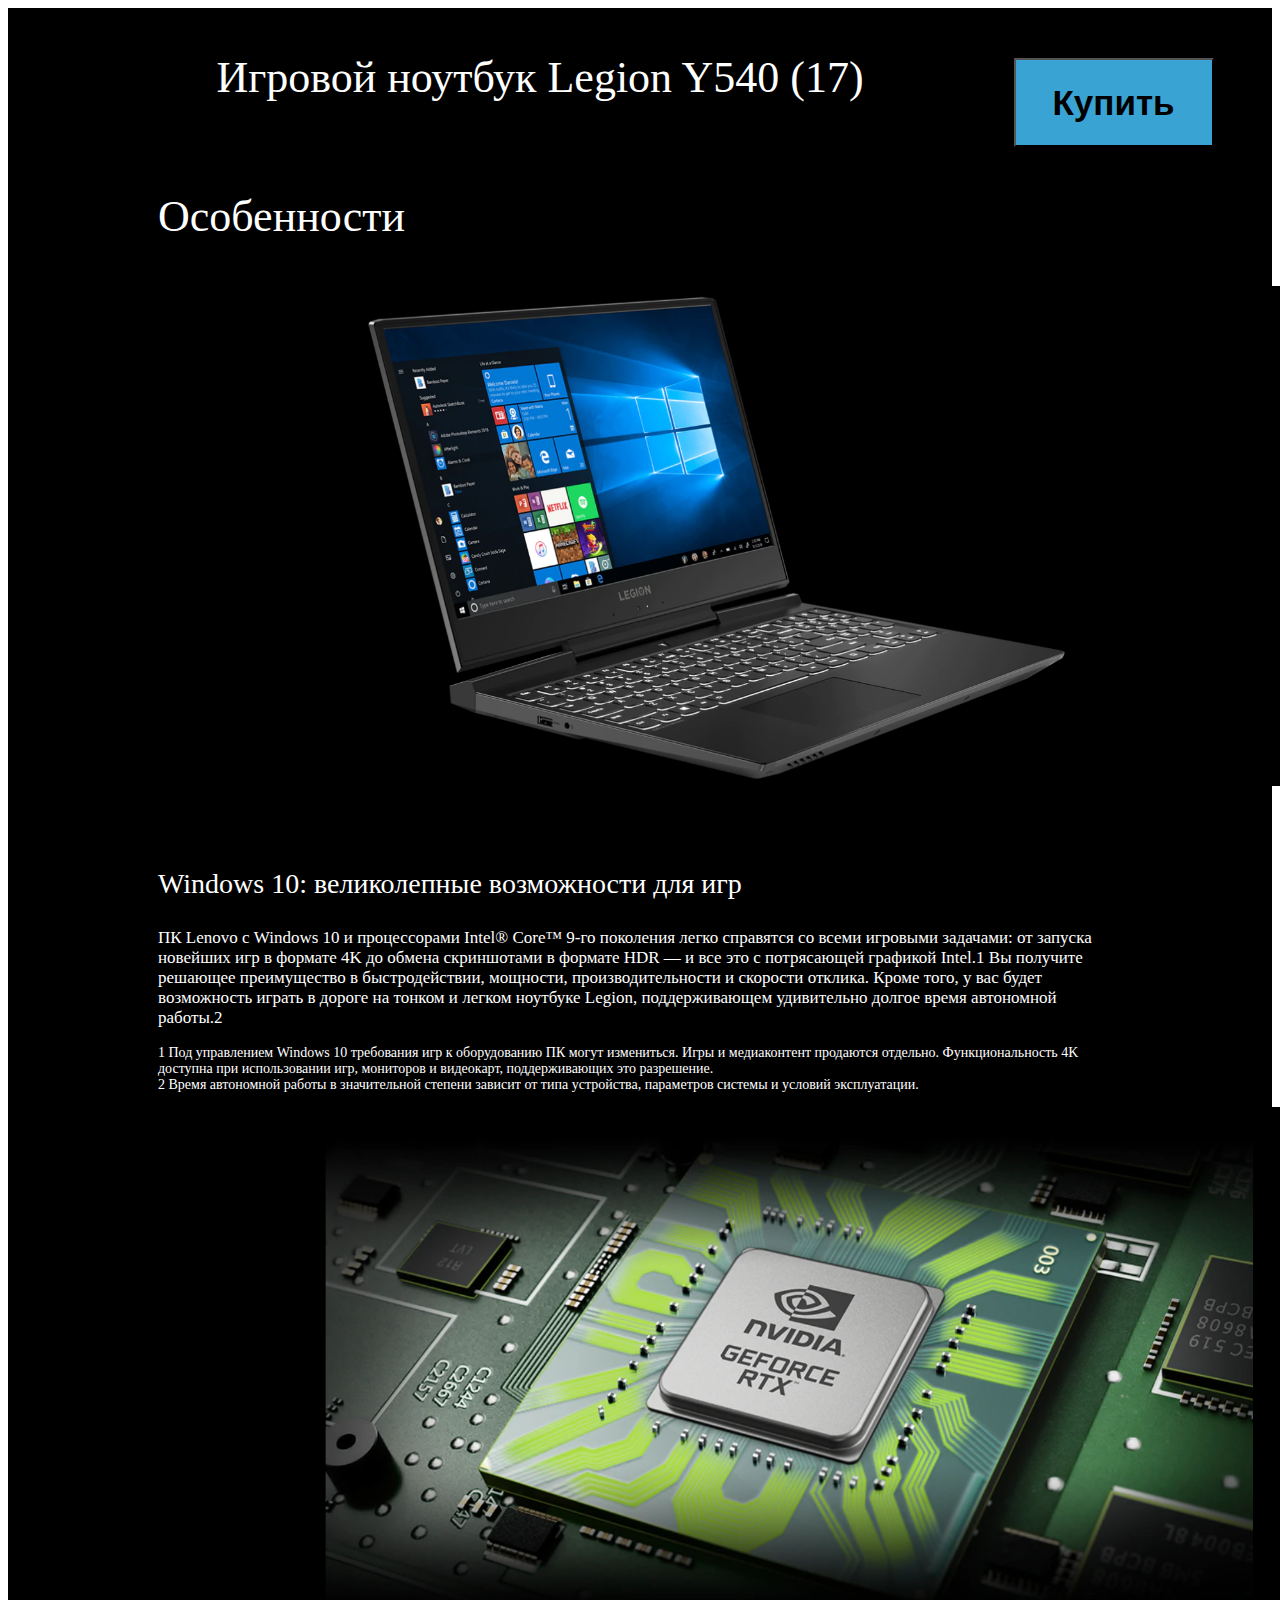
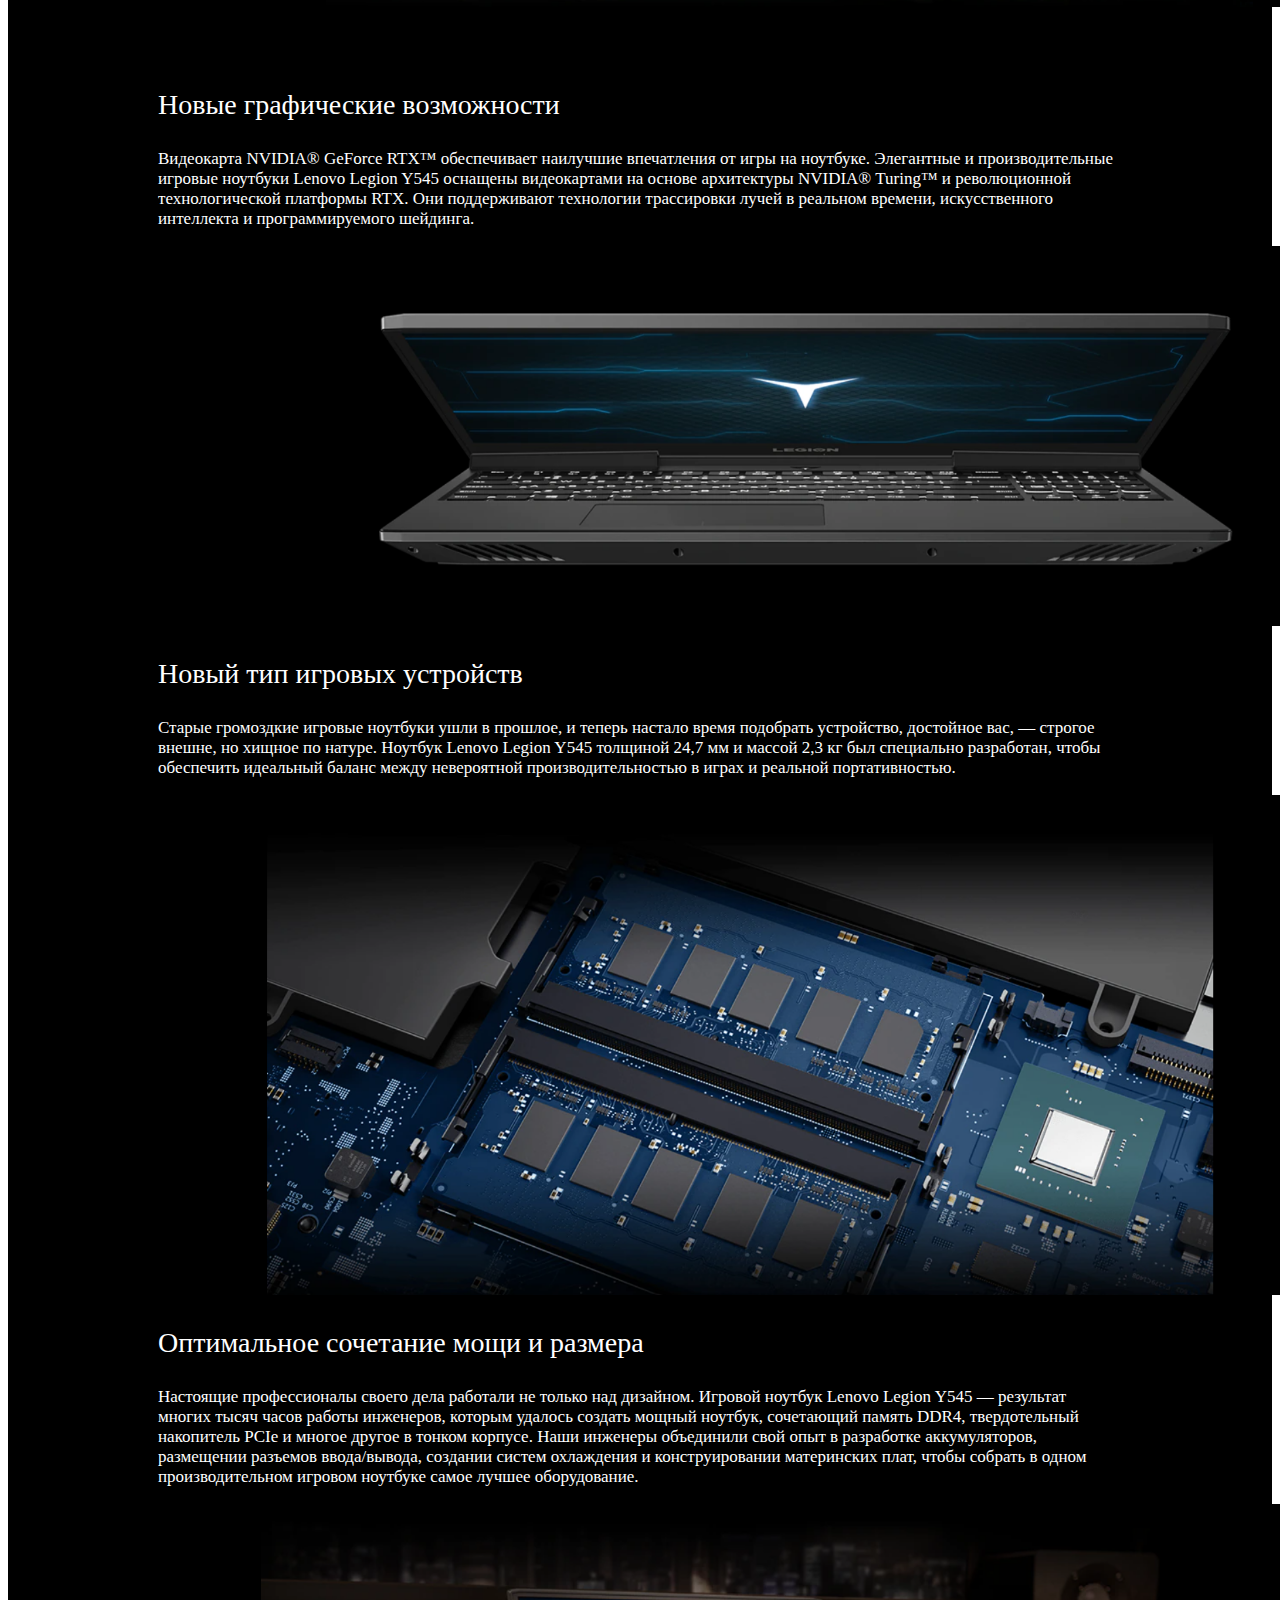
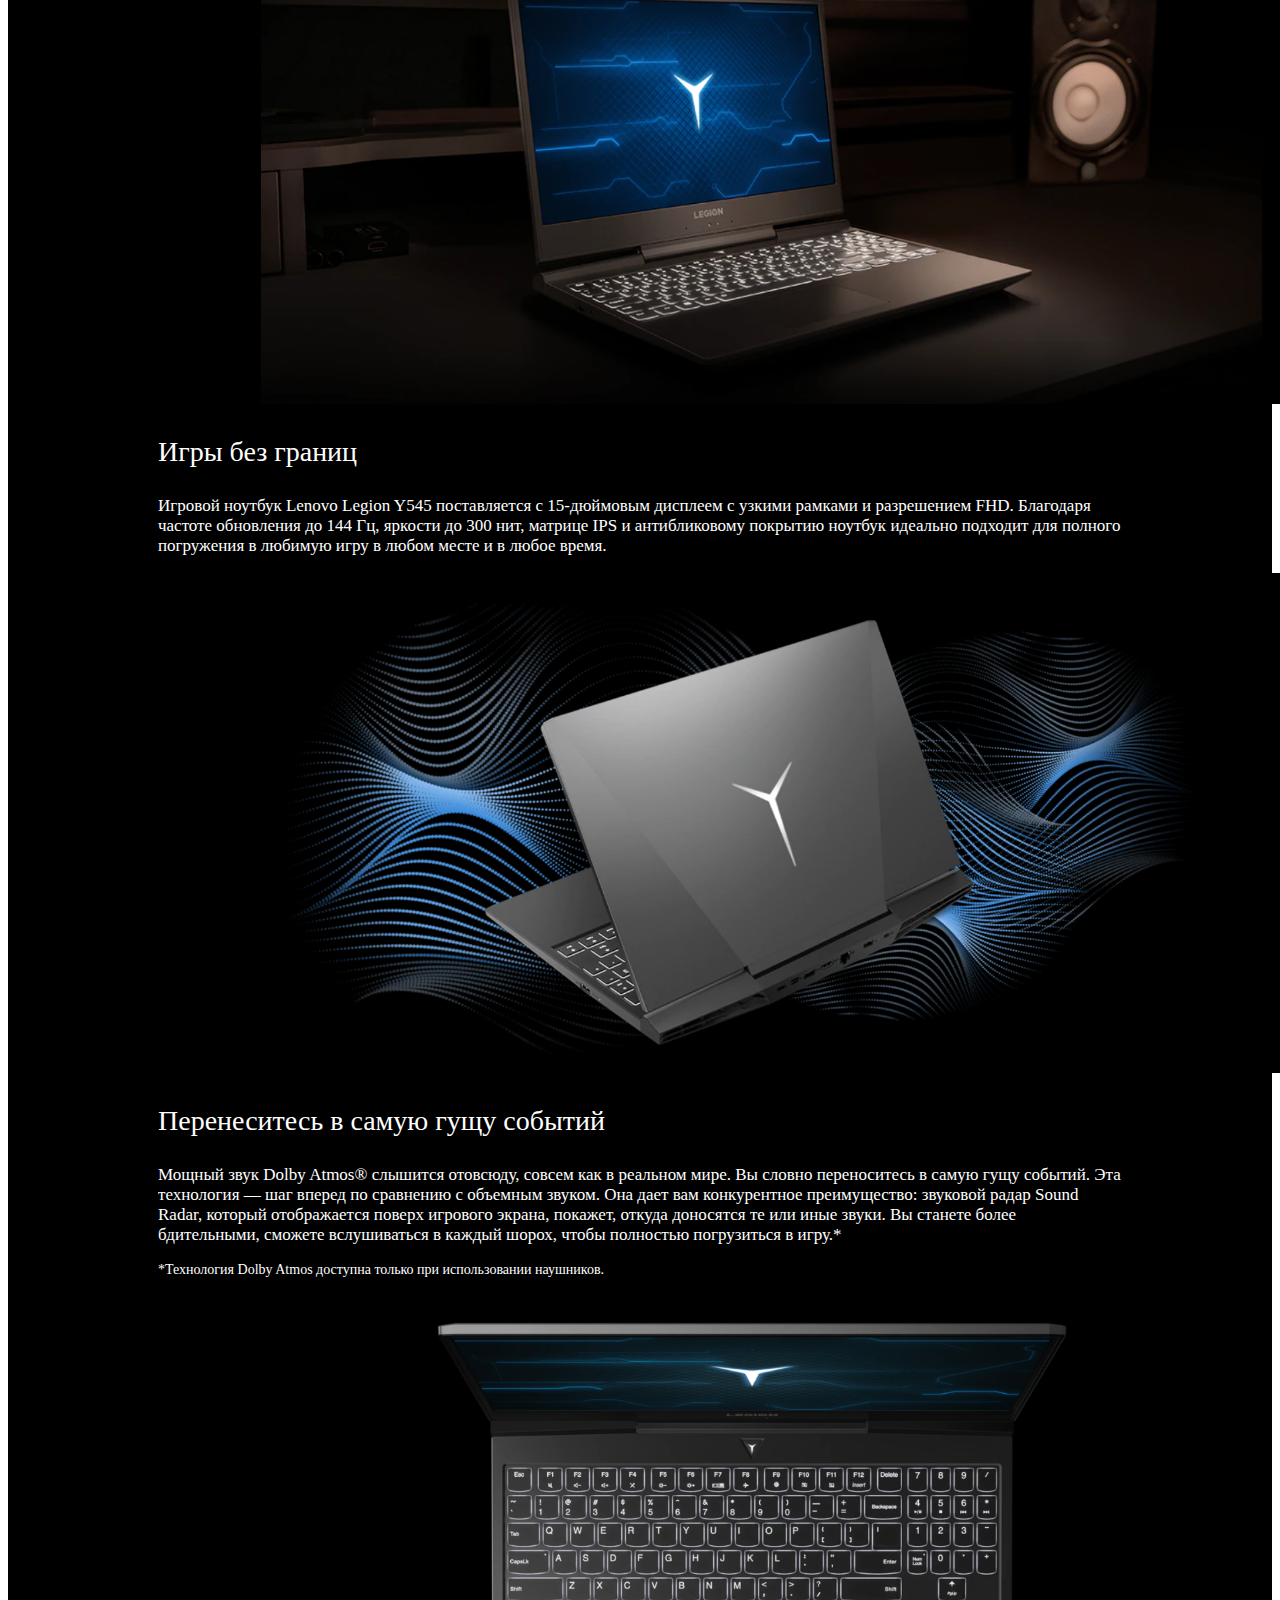
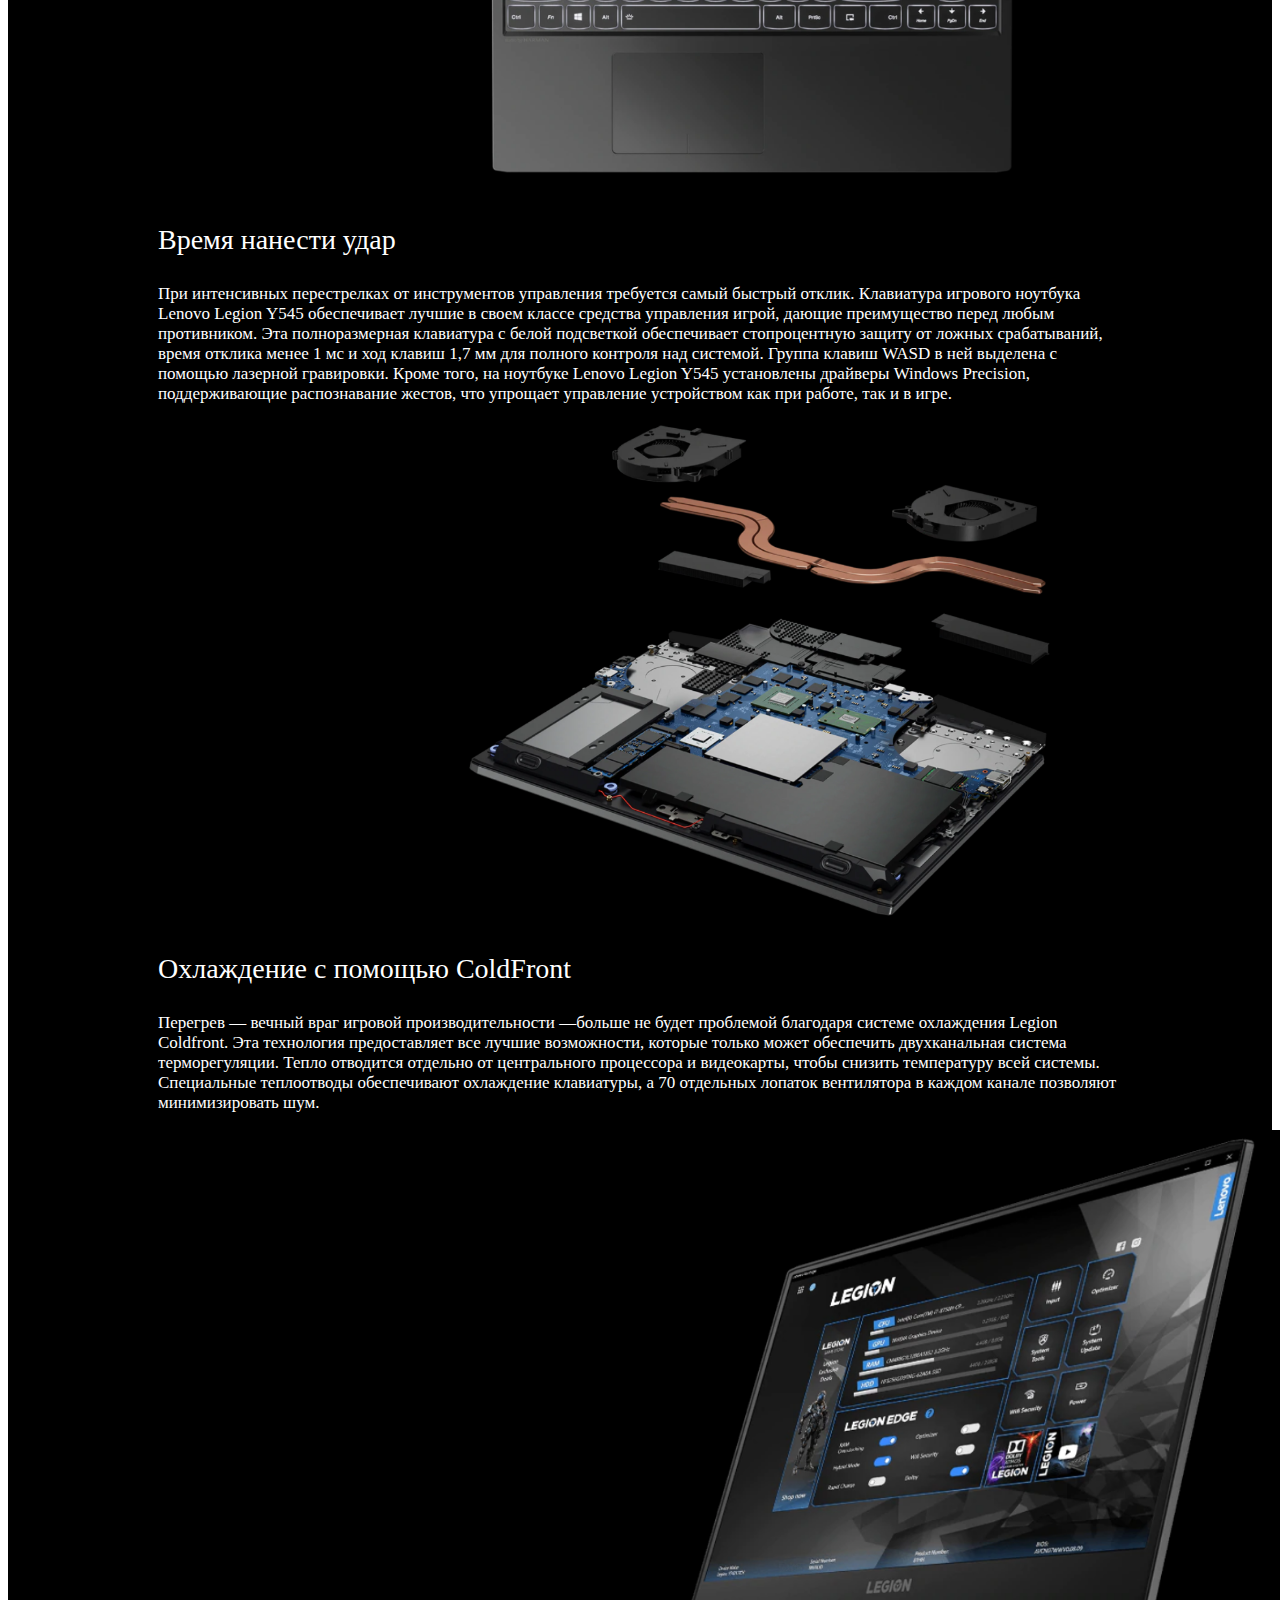
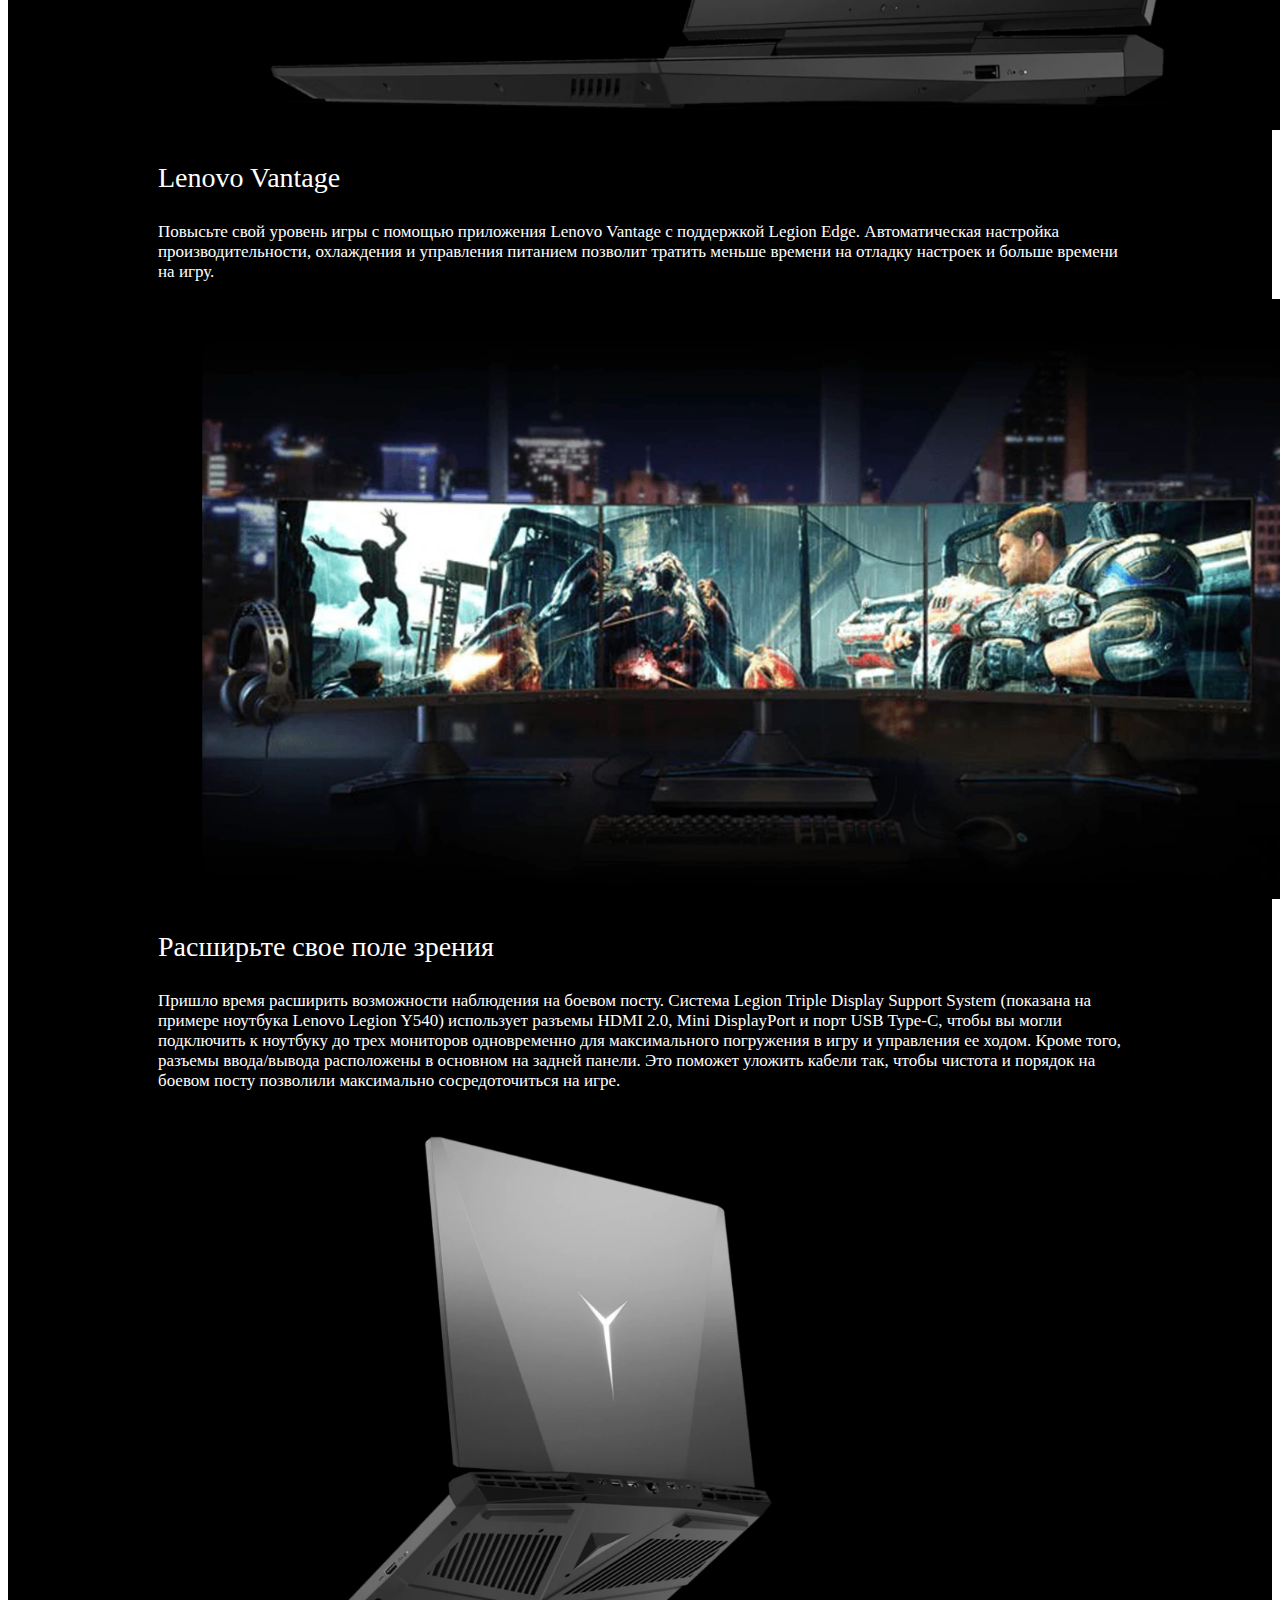
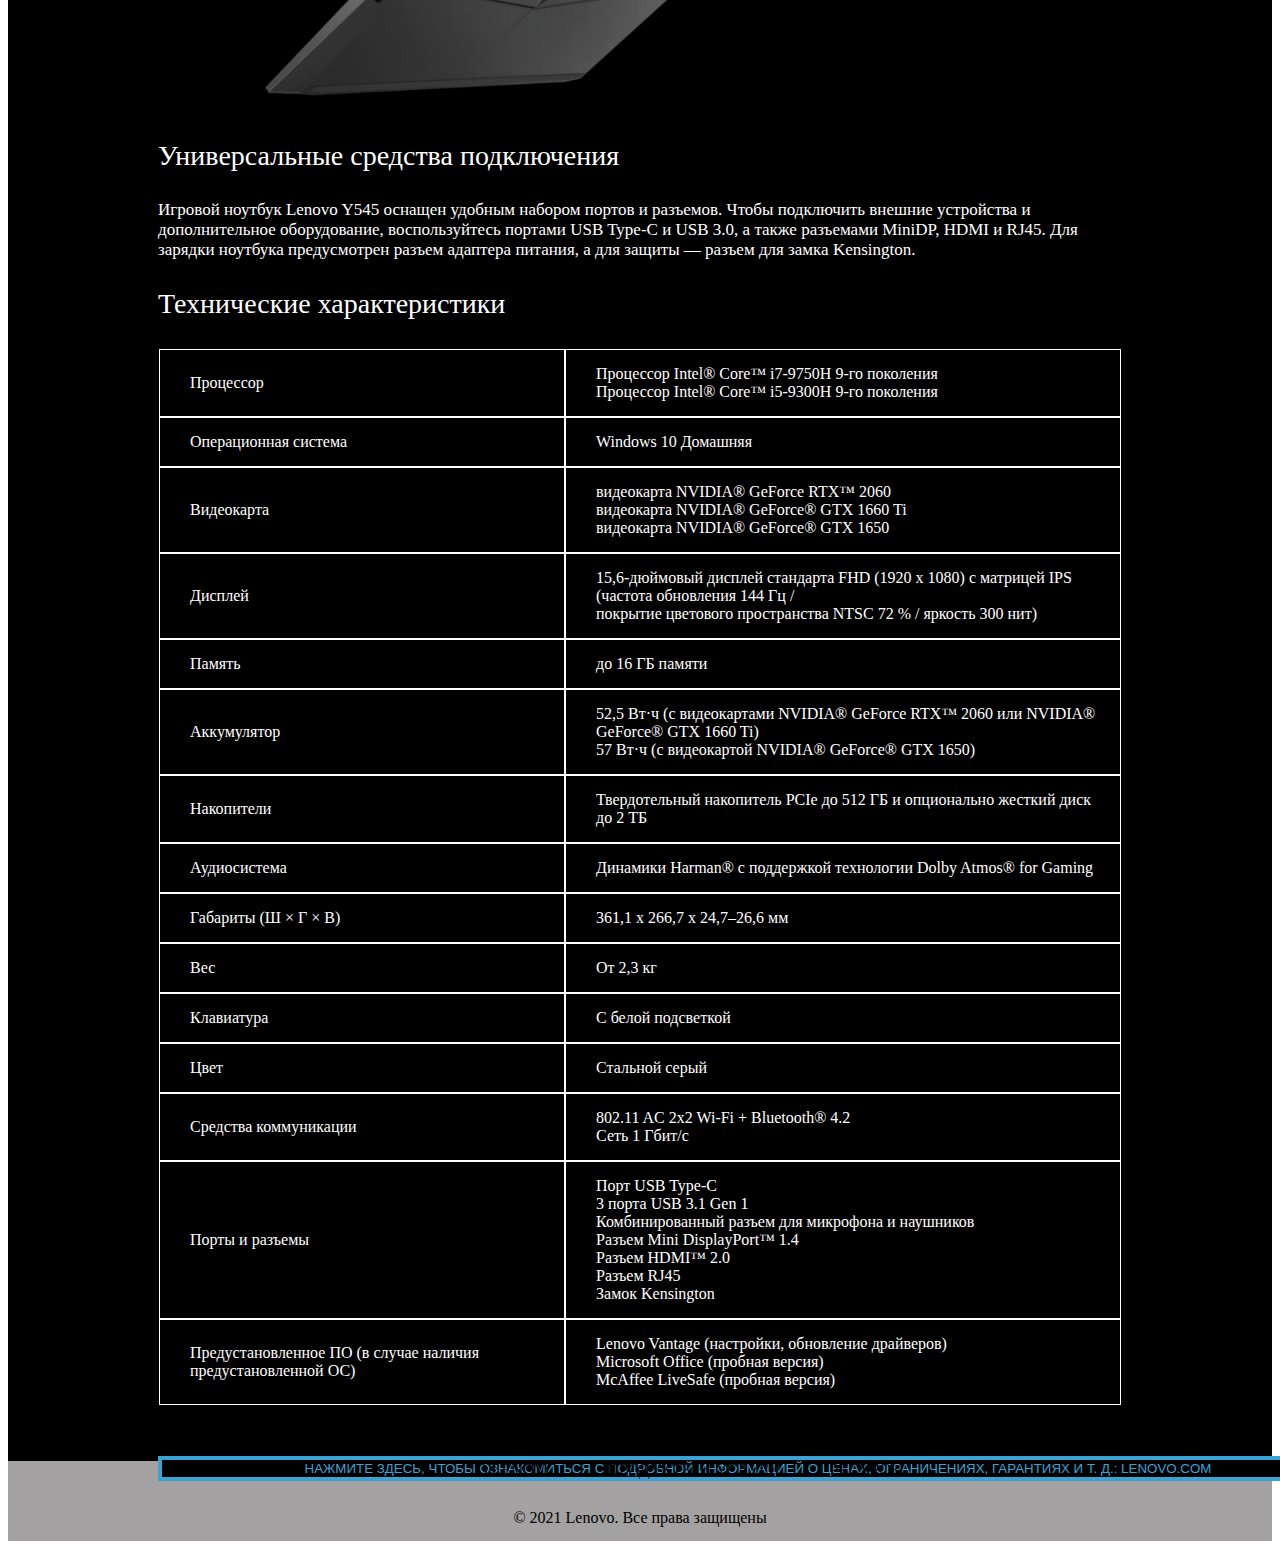
<file: index2,5.html>
<!DOCTYPE html>
<html lang="en">
<head>
    <meta charset="UTF-8">
    <meta http-equiv="X-UA-Compatible" content="IE=edge">
    <meta name="viewport" content="width=device-width, initial-scale=1.0">
    <title>Lenovo</title>
    <link rel="stylesheet" href="style2.css">
    <link href="https://cdn.jsdelivr.net/npm/bootstrap@5.1.1/dist/css/bootstrap.min.css" rel="stylesheet" 
    integrity="sha384-F3w7mX95PdgyTmZZMECAngseQB83DfGTowi0iMjiWaeVhAn4FJkqJByhZMI3AhiU" crossorigin="anonymous">
</head>
<body>
    <div class="firstDiv">
        <div class="rr">
            <p class="enbasy">Игровой ноутбук Legion Y540 (17)
            </p>
            <button class="buy" style="margin-left: 150px; font-weight: bold; font-size: 35px; width: 200px; background-color: rgb(57, 163, 212); color: black;"><a class="bbassu" href="index4.html"> Купить</a></button>    
        </div>
         
        <p class="secondP">Особенности</p>
        <img class="imgSeconda" src="ph1.png" alt="" height="500px">
    </div>
    <div class="second">
        <p style="font-size: 28px;">Windows 10: великолепные возможности для игр</p>
        <p style="font-size: 17px;">ПК Lenovo с Windows 10 и процессорами Intel® Core™ 9-го поколения легко справятся со всеми игровыми задачами: от запуска новейших игр в формате 4K до обмена скриншотами в формате HDR — и все это с потрясающей графикой Intel.1 Вы получите решающее преимущество в быстродействии, мощности, производительности и скорости отклика. Кроме того, у вас будет возможность играть в дороге на тонком и легком ноутбуке Legion, поддерживающем удивительно долгое время автономной работы.2</p>
        <p style="font-size: 14px;">1 Под управлением Windows 10 требования игр к оборудованию ПК могут измениться. Игры и медиаконтент продаются отдельно. Функциональность 4K доступна при использовании игр, мониторов и видеокарт, поддерживающих это разрешение.
           <br> 2 Время автономной работы в значительной степени зависит от типа устройства, параметров системы и условий эксплуатации.</p>
           <img style="background-color: black;" height="500px" src="ph2.png" alt="">
    </div>
    <div class="third">
        <p style="font-size: 28px;">Новые графические возможности</p>
        <p style="font-size: 17px;">Видеокарта NVIDIA® GeForce RTX™ обеспечивает наилучшие впечатления от игры на ноутбуке. Элегантные и производительные игровые ноутбуки Lenovo Legion Y545 оснащены видеокартами на основе архитектуры NVIDIA® Turing™ и революционной технологической платформы RTX. Они поддерживают технологии трассировки лучей в реальном времени, искусственного интеллекта и программируемого шейдинга.</p>
        <img src="ph3.png" height="380px" alt="">
        <p style="font-size: 28px;">Новый тип игровых устройств</p>
        <p style="font-size: 17px;">Старые громоздкие игровые ноутбуки ушли в прошлое, и теперь настало время подобрать устройство, достойное вас, — строгое внешне, но хищное по натуре. Ноутбук Lenovo Legion Y545 толщиной 24,7 мм и массой 2,3 кг был специально разработан, чтобы обеспечить идеальный баланс между невероятной производительностью в играх и реальной портативностью.</p>
        <img class="thirdIMG" src="ch4.png" height="500px" alt="">
        
        <p style="font-size: 28px;">Оптимальное сочетание мощи и размера</p>
        <p style="font-size: 17px;">Настоящие профессионалы своего дела работали не только над дизайном. Игровой ноутбук Lenovo Legion Y545 — результат многих тысяч часов работы инженеров, которым удалось создать мощный ноутбук, сочетающий память DDR4, твердотельный накопитель PCIe и многое другое в тонком корпусе. Наши инженеры объединили свой опыт в разработке аккумуляторов, размещении разъемов ввода/вывода, создании систем охлаждения и конструировании материнских плат, чтобы собрать в одном производительном игровом ноутбуке самое лучшее оборудование.</p>
        <img class="img1" src="ph5.png" height="500px" alt="">
        <p style="font-size: 28px;">Игры без границ</p>
        <p style="font-size: 17px;">Игровой ноутбук Lenovo Legion Y545 поставляется с 15-дюймовым дисплеем с узкими рамками и разрешением FHD. Благодаря частоте обновления до 144 Гц, яркости до 300 нит, матрице IPS и антибликовому покрытию ноутбук идеально подходит для полного погружения в любимую игру в любом месте и в любое время.</p>

        <img src="ch6.png" height="500px" alt="">
        <p style="font-size: 28px;">Перенеситесь в самую гущу событий</p>
        <p style="font-size: 17px;">Мощный звук Dolby Atmos® слышится отовсюду, совсем как в реальном мире. Вы словно переноситесь в самую гущу событий. Эта технология — шаг вперед по сравнению с объемным звуком. Она дает вам конкурентное преимущество: звуковой радар Sound Radar, который отображается поверх игрового экрана, покажет, откуда доносятся те или иные звуки. Вы станете более бдительными, сможете вслушиваться в каждый шорох, чтобы полностью погрузиться в игру.*</p>
        <p style="font-size: 14px;">*Технология Dolby Atmos доступна только при использовании наушников.</p>

        <img src="ph7.png" height="500px" alt="">
        <p style="font-size: 28px;">Время нанести удар</p>
        <p style="font-size: 17px;">При интенсивных перестрелках от инструментов управления требуется самый быстрый отклик. Клавиатура игрового ноутбука Lenovo Legion Y545 обеспечивает лучшие в своем классе средства управления игрой, дающие преимущество перед любым противником. Эта полноразмерная клавиатура с белой подсветкой обеспечивает стопроцентную защиту от ложных срабатываний, время отклика менее 1 мс и ход клавиш 1,7 мм для полного контроля над системой. Группа клавиш WASD в ней выделена с помощью лазерной гравировки. Кроме того, на ноутбуке Lenovo Legion Y545 установлены драйверы Windows Precision, поддерживающие распознавание жестов, что упрощает управление устройством как при работе, так и в игре.</p>
    
        <img class="img11" src="ph8.png" height="500px" alt="">
        <p style="font-size: 28px;">Охлаждение с помощью ColdFront</p>
        <p style="font-size: 17px;">Перегрев — вечный враг игровой производительности —больше не будет проблемой благодаря системе охлаждения Legion Coldfront. Эта технология предоставляет все лучшие возможности, которые только может обеспечить двухканальная система терморегуляции. Тепло отводится отдельно от центрального процессора и видеокарты, чтобы снизить температуру всей системы. Специальные теплоотводы обеспечивают охлаждение клавиатуры, а 70 отдельных лопаток вентилятора в каждом канале позволяют минимизировать шум.</p>

        <img src="ph9.png" height="600px" alt="">
        <p style="font-size: 28px;">Lenovo Vantage</p>
        <p style="font-size: 17px;">Повысьте свой уровень игры с помощью приложения Lenovo Vantage с поддержкой Legion Edge. Автоматическая настройка производительности, охлаждения и управления питанием позволит тратить меньше времени на отладку настроек и больше времени на игру.</p>

        <img src="ph10.png" height="600px" alt="">
        <p style="font-size: 28px;">Расширьте свое поле зрения</p>
        <p style="font-size: 17px;">Пришло время расширить возможности наблюдения на боевом посту. Система Legion Triple Display Support System (показана на примере ноутбука Lenovo Legion Y540) использует разъемы HDMI 2.0, Mini DisplayPort и порт USB Type-C, чтобы вы могли подключить к ноутбуку до трех мониторов одновременно для максимального погружения в игру и управления ее ходом. Кроме того, разъемы ввода/вывода расположены в основном на задней панели. Это поможет уложить кабели так, чтобы чистота и порядок на боевом посту позволили максимально сосредоточиться на игре.</p>
    
        <img src="ph11.png" height="600px" alt="">
        <p style="font-size: 28px;">Универсальные средства подключения</p>
        <p style="font-size: 17px;">Игровой ноутбук Lenovo Y545 оснащен удобным набором портов и разъемов. Чтобы подключить внешние устройства и дополнительное оборудование, воспользуйтесь портами USB Type-C и USB 3.0, а также разъемами MiniDP, HDMI и RJ45. Для зарядки ноутбука предусмотрен разъем адаптера питания, а для защиты — разъем для замка Kensington.</p>
        
        <p style="font-size: 28px;">Технические характеристики</p>


        <div>
        <table>
            <tr>
                <td>Процессор
                </td>
                <td>Процессор Intel® Core™ i7-9750H 9-го поколения <br>
                    Процессор Intel® Core™ i5-9300H 9-го поколения</td>	
            </tr>
            <tr>
                <td>
                    Операционная система	
                </td>    
                <td>Windows 10 Домашняя
                </td>
            </tr>
            <tr>
                <td>Видеокарта</td>
                <td>
                    видеокарта NVIDIA® GeForce RTX™ 2060 <br>
                    видеокарта NVIDIA® GeForce® GTX 1660 Ti <br>
                    видеокарта NVIDIA® GeForce® GTX 1650
                </td>
            </tr>
            <tr>
                <td>Дисплей</td>
                <td>
                    15,6-дюймовый дисплей стандарта FHD (1920 x 1080) с матрицей IPS (частота обновления 144 Гц / <br>  покрытие цветового пространства NTSC 72 % / яркость 300 нит)
                </td>
            </tr>
            <tr>
                <td>Память</td>
                <td>до 16 ГБ памяти
                </td>
            </tr>
            <tr>
                <td>Аккумулятор</td>
                <td>52,5 Вт·ч (с видеокартами NVIDIA® GeForce RTX™ 2060 или NVIDIA® GeForce® GTX 1660 Ti) <br>
                    57 Вт·ч (с видеокартой NVIDIA® GeForce® GTX 1650)</td>
            </tr>
            <tr>
                <td>Накопители</td>
                <td>Твердотельный накопитель PCIe до 512 ГБ и опционально жесткий диск до 2 ТБ
                </td>
            </tr>
            <tr>
                <td>Аудиосистема</td>
                <td>Динамики Harman® с поддержкой технологии Dolby Atmos® for Gaming
                </td>
            </tr>
            <tr>
                <td>Габариты (Ш × Г × В)	</td>
                <td>361,1 x 266,7 x 24,7–26,6 мм
                </td>
            </tr>
            <tr>
                <td>Вес</td>
                <td>От 2,3 кг
                </td>
            </tr>
            <tr>
                <td>Клавиатура</td>
                <td>
                    С белой подсветкой
                </td>
            </tr>
            <tr>
                <td>Цвет</td>
                <td>Стальной серый
                </td>
            </tr>
            <tr>
                <td>Средства коммуникации	
                </td>
                <td>802.11 AC 2x2 Wi-Fi + Bluetooth® 4.2 <br>
                    Сеть 1 Гбит/с</td>
            </tr>
            <tr>
                <td>Порты и разъемы	
                </td>
                <td>
                    Порт USB Type-C <br>
                    3 порта USB 3.1 Gen 1 <br>
                    Комбинированный разъем для микрофона и наушников <br>
                    Разъем Mini DisplayPort™ 1.4 <br>
                    Разъем HDMI™ 2.0 <br>
                    Разъем RJ45 <br>
                    Замок Kensington
                </td>
            
            </tr>
            <tr>
                <td>Предустановленное ПО (в случае наличия предустановленной ОС)</td>
                <td>
                    Lenovo Vantage (настройки, обновление драйверов) <br>
                    Microsoft Office (пробная версия) <br>
                    McAffee LiveSafe (пробная версия)
                </td>
            </tr>
        </table>
    </div>

    <button class="basu">НАЖМИТЕ ЗДЕСЬ, ЧТОБЫ ОЗНАКОМИТЬСЯ С ПОДРОБНОЙ ИНФОРМАЦИЕЙ О ЦЕНАХ, ОГРАНИЧЕНИЯХ, ГАРАНТИЯХ И Т. Д.: LENOVO.COM</button>

    
    </div>



    <div class="konets">
        <div class="eee" style="margin-left: 50px;">
            <a href="">О LENOVO</a>
            <a href="">ПРОДУКТЫ И УСЛУГИ</a>
            <a href="">РЕСУРСЫ</a>
        </div>
        <p style="text-align: center; margin-top: 30px;">© 2021   Lenovo. Все права защищены</p>
    </div>

</body>
</html>
</file>
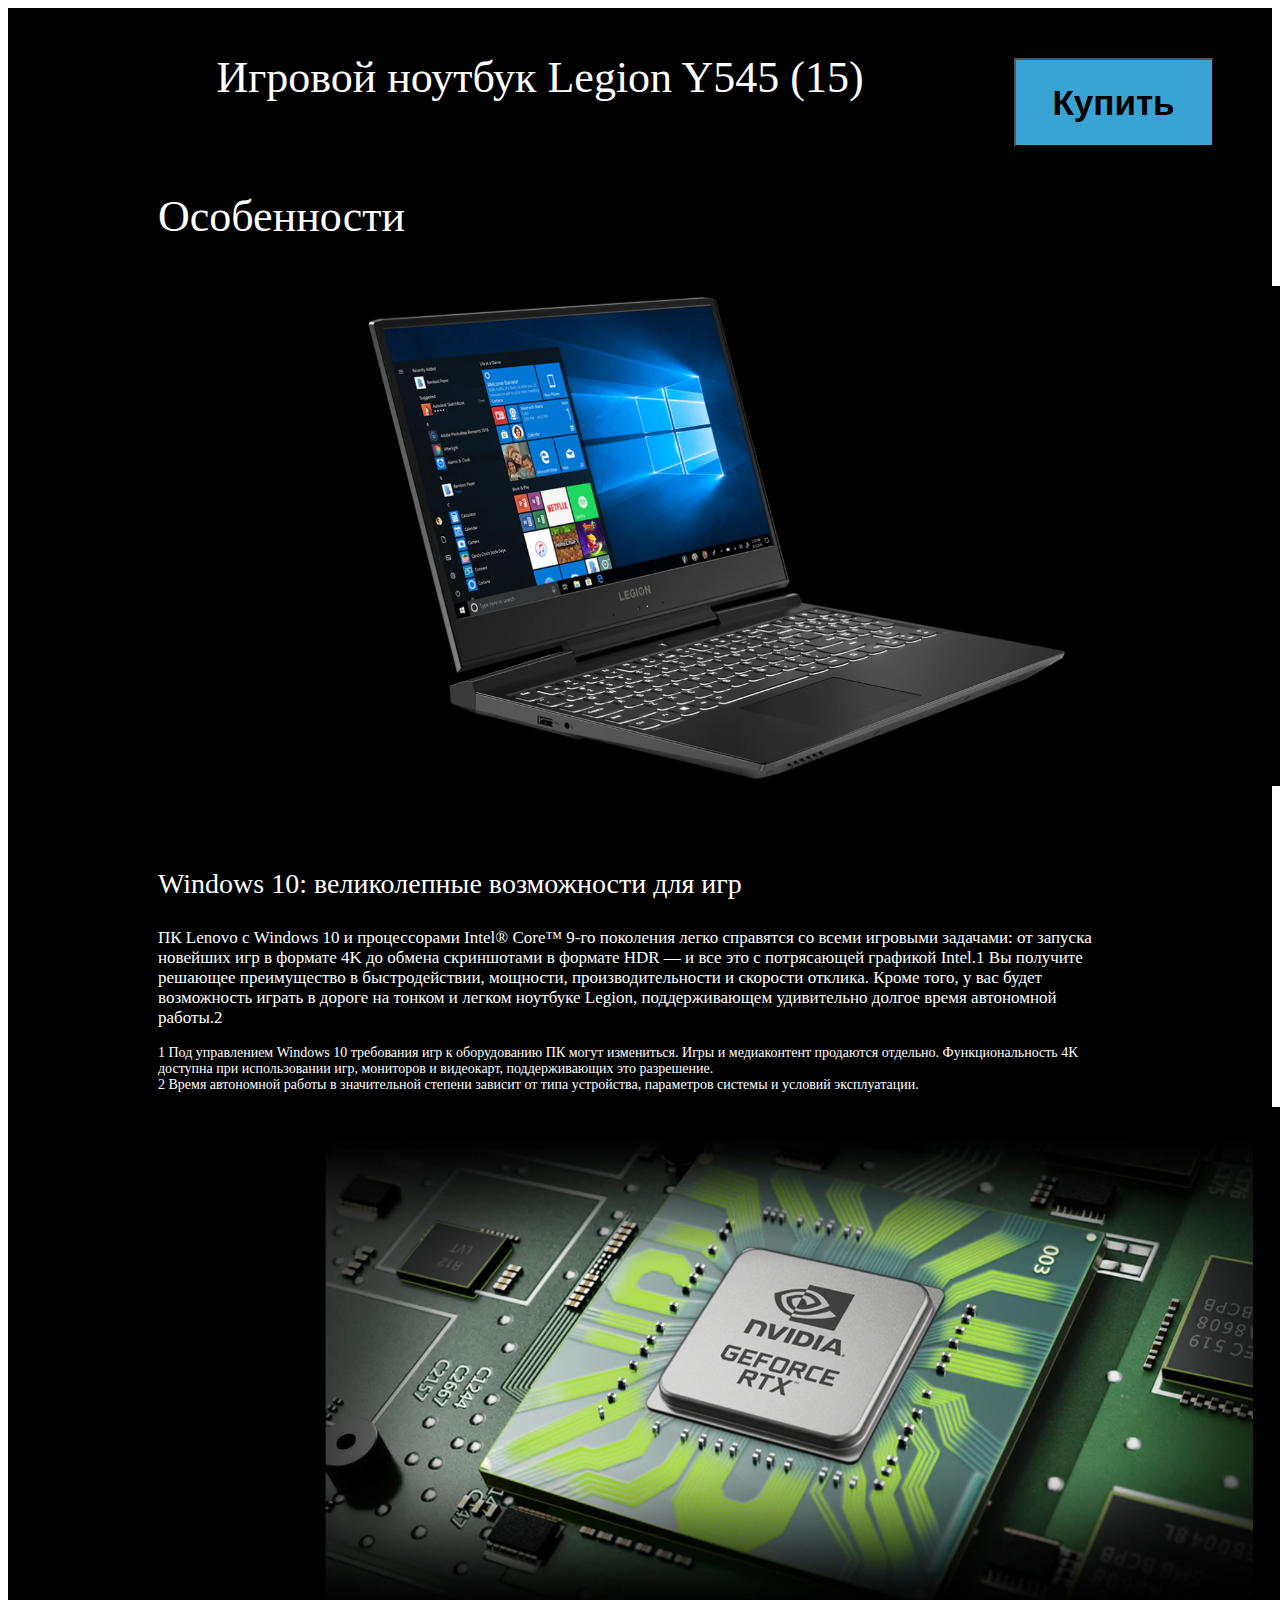
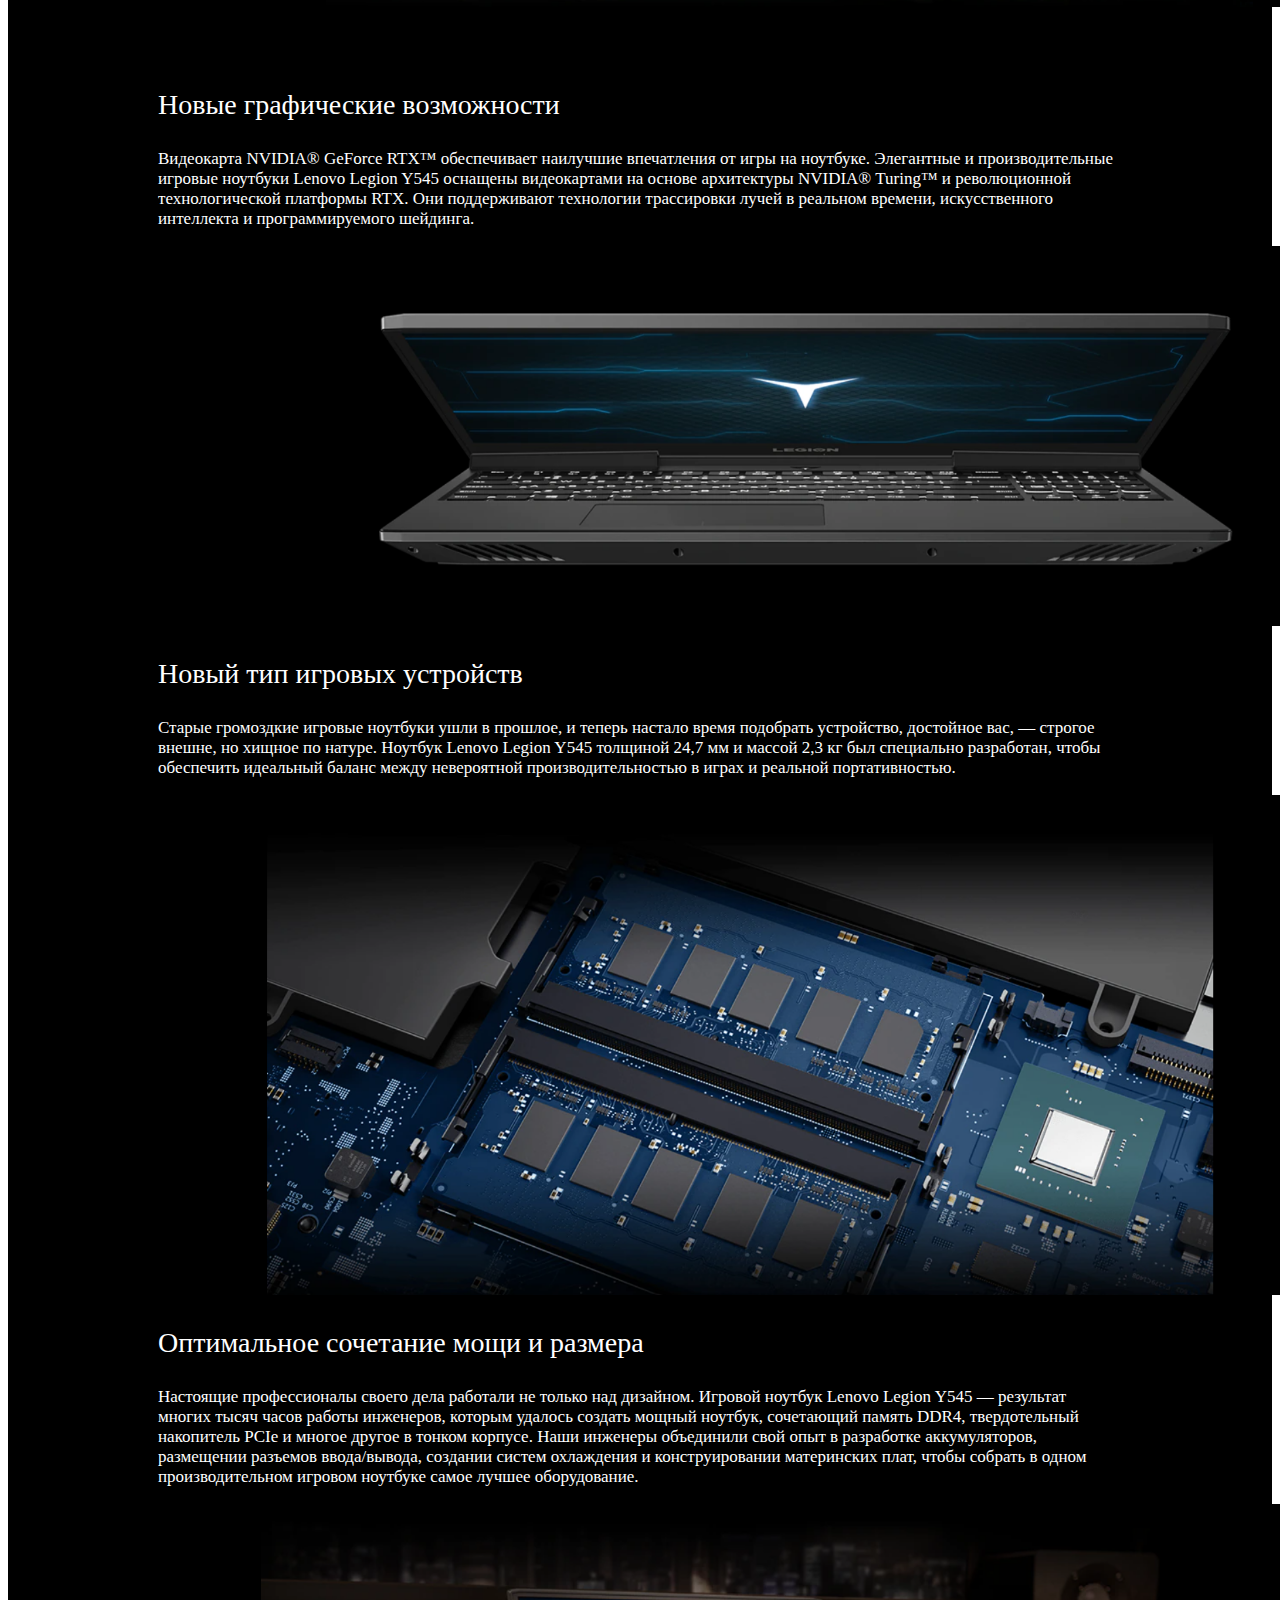
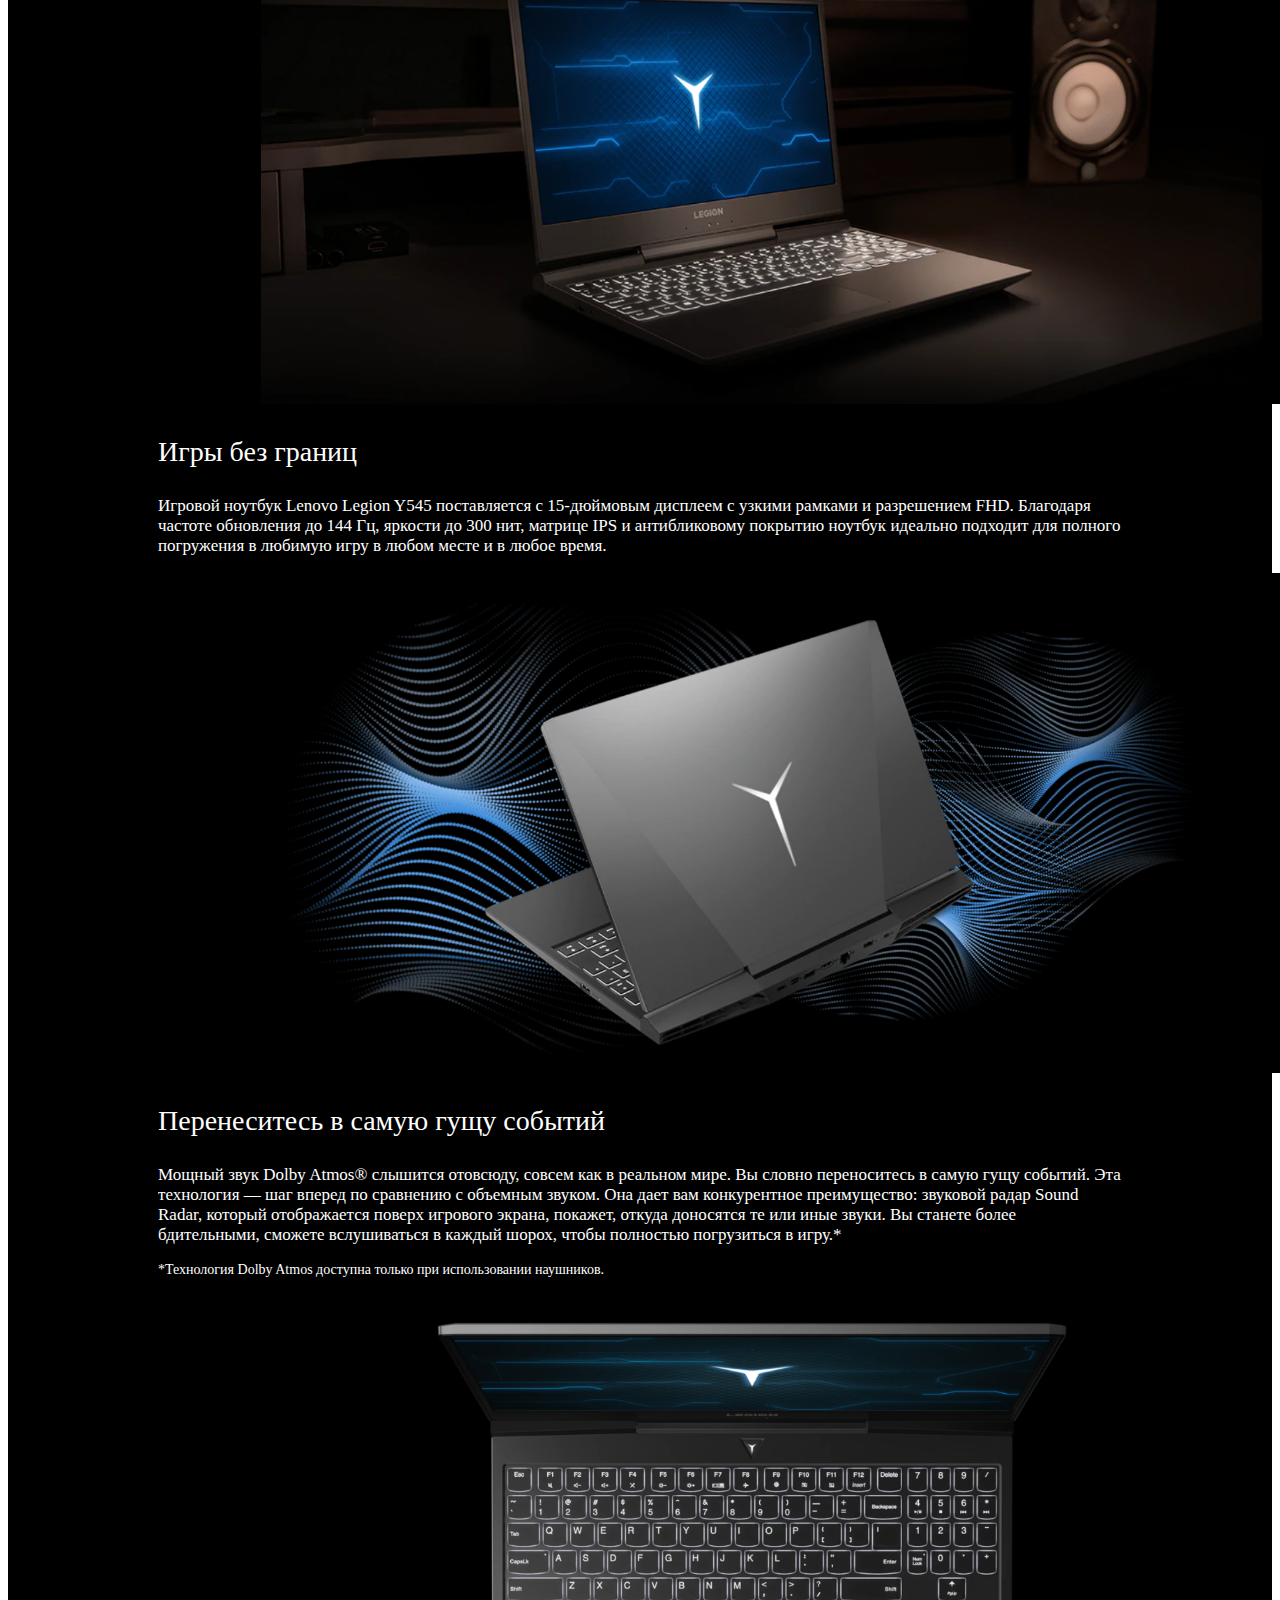
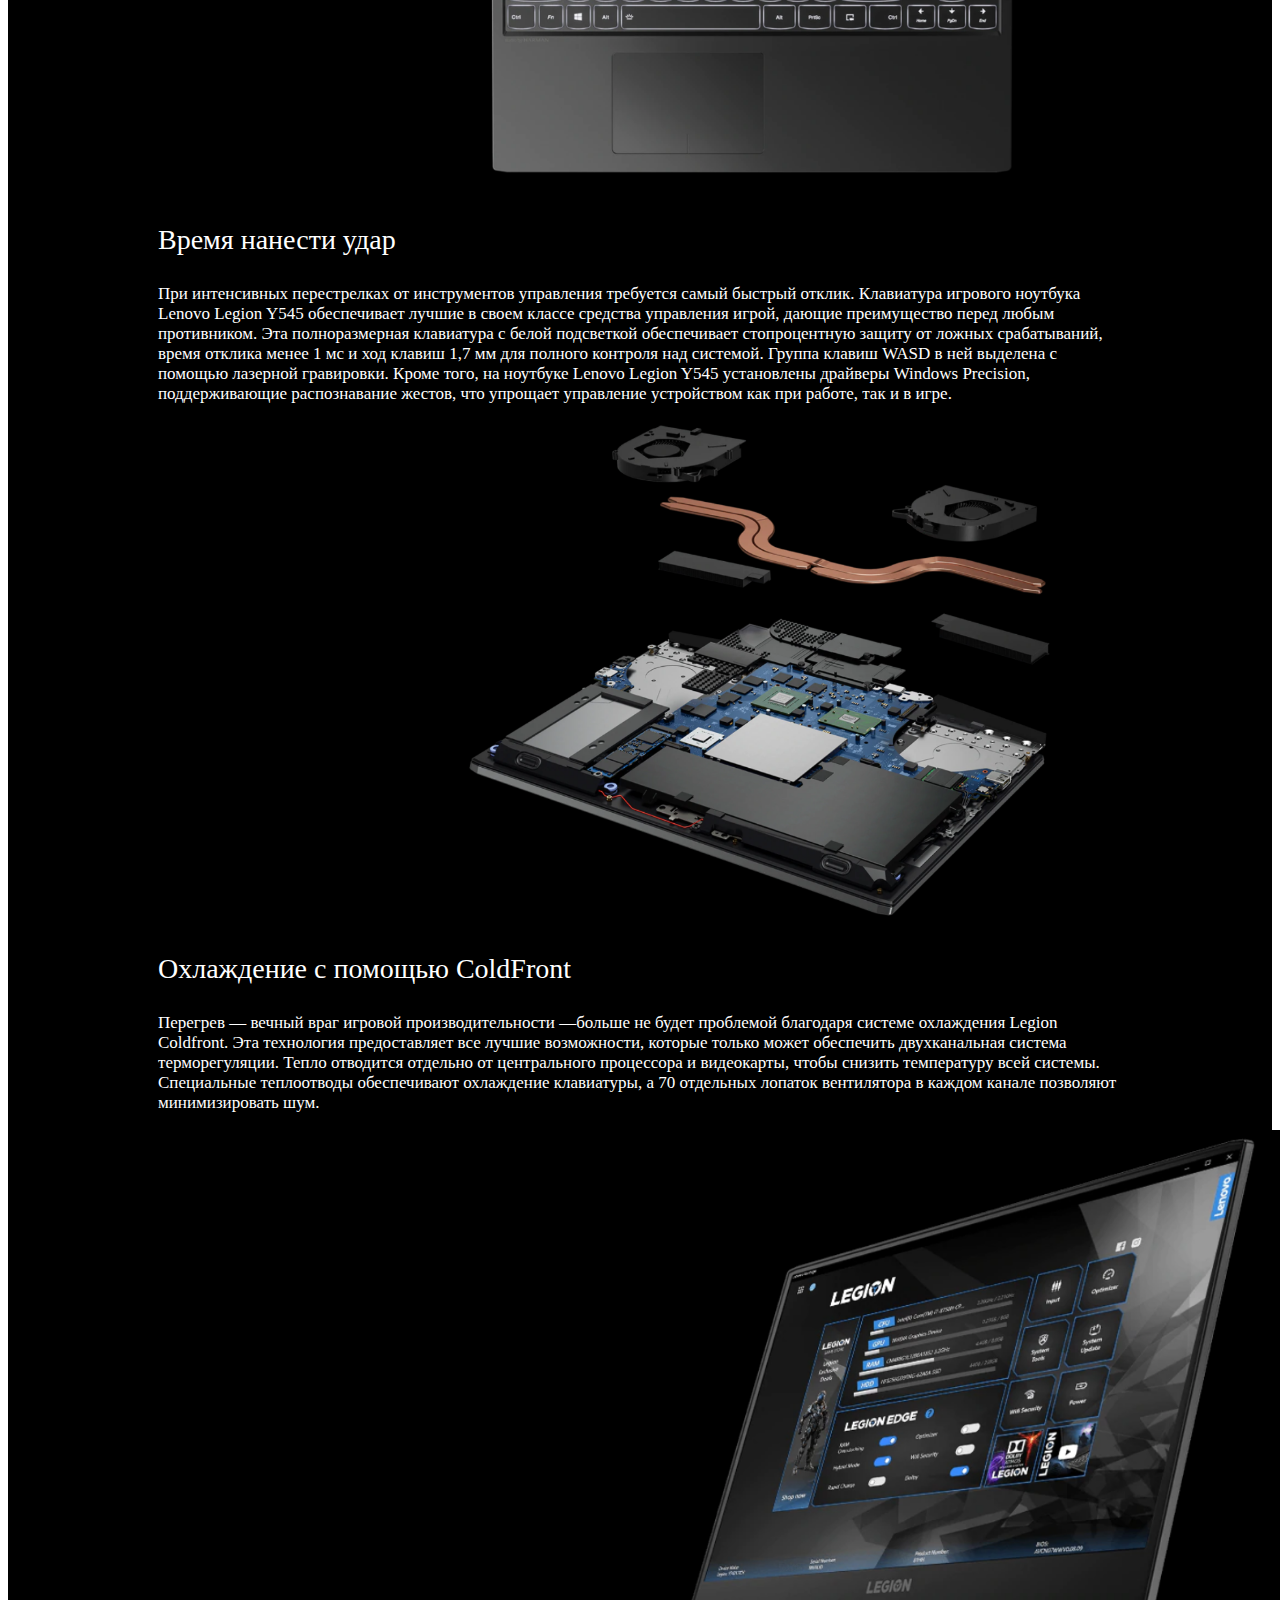
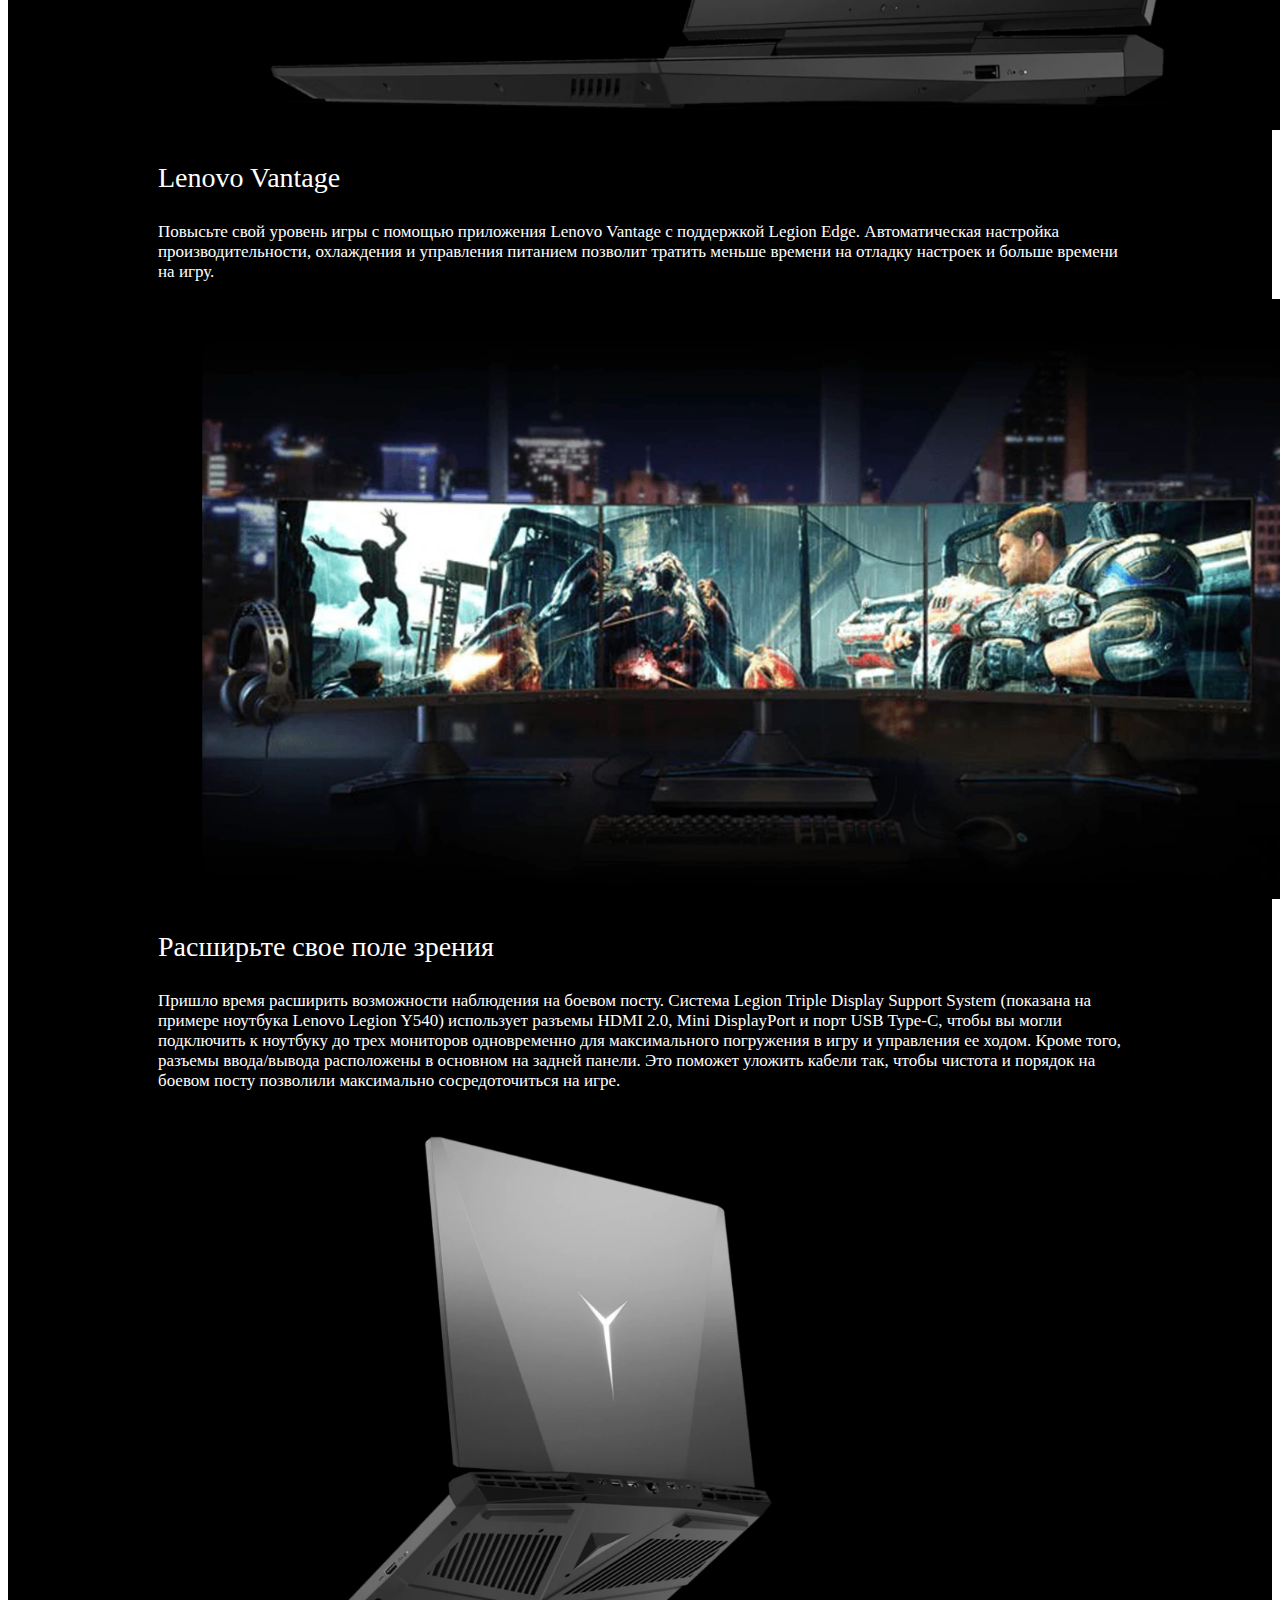
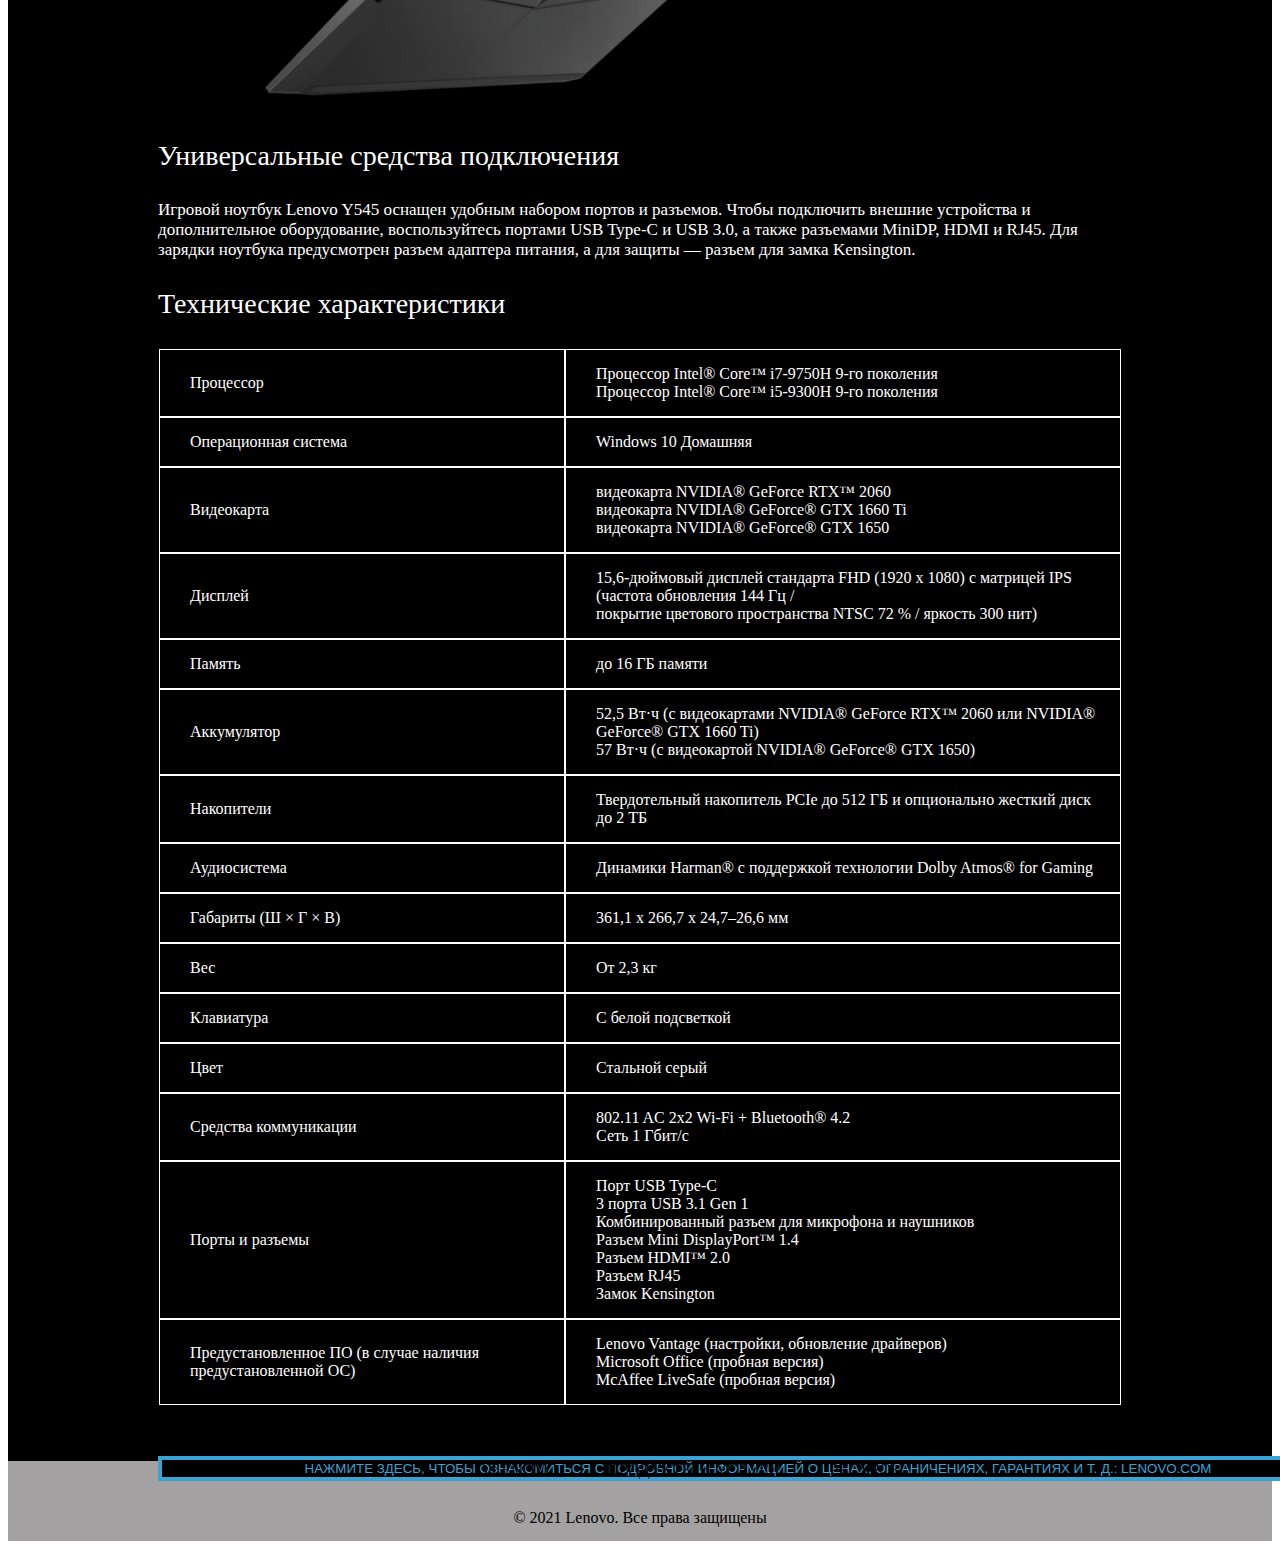
<file: index2.html>
<!DOCTYPE html>
<html lang="en">
<head>
    <meta charset="UTF-8">
    <meta http-equiv="X-UA-Compatible" content="IE=edge">
    <meta name="viewport" content="width=device-width, initial-scale=1.0">
    <title>Lenovo</title>
    <link rel="stylesheet" href="style2.css">
    <link href="https://cdn.jsdelivr.net/npm/bootstrap@5.1.1/dist/css/bootstrap.min.css" rel="stylesheet" 
    integrity="sha384-F3w7mX95PdgyTmZZMECAngseQB83DfGTowi0iMjiWaeVhAn4FJkqJByhZMI3AhiU" crossorigin="anonymous">

</head>
<body>
    <div class="firstDiv">
        <div class="rr">
            <p class="enbasy">Игровой ноутбук Legion Y545 (15)
            </p>
            <button class="buy" style="margin-left: 150px; font-weight: bold; font-size: 35px; width: 200px; background-color: rgb(57, 163, 212); color: black;"><a class="bbassu" href="index3.html"> Купить</a></button>    
        </div>
         
        <p class="secondP">Особенности</p>
        <img class="imgSeconda" src="ph1.png" alt="" height="500px">
    </div>
    <div class="second">
        <p style="font-size: 28px;">Windows 10: великолепные возможности для игр</p>
        <p style="font-size: 17px;">ПК Lenovo с Windows 10 и процессорами Intel® Core™ 9-го поколения легко справятся со всеми игровыми задачами: от запуска новейших игр в формате 4K до обмена скриншотами в формате HDR — и все это с потрясающей графикой Intel.1 Вы получите решающее преимущество в быстродействии, мощности, производительности и скорости отклика. Кроме того, у вас будет возможность играть в дороге на тонком и легком ноутбуке Legion, поддерживающем удивительно долгое время автономной работы.2</p>
        <p style="font-size: 14px;">1 Под управлением Windows 10 требования игр к оборудованию ПК могут измениться. Игры и медиаконтент продаются отдельно. Функциональность 4K доступна при использовании игр, мониторов и видеокарт, поддерживающих это разрешение.
           <br> 2 Время автономной работы в значительной степени зависит от типа устройства, параметров системы и условий эксплуатации.</p>
           <img style="background-color: black;" height="500px" src="ph2.png" alt="">
    </div>
    <div class="third">
        <p style="font-size: 28px;">Новые графические возможности</p>
        <p style="font-size: 17px;">Видеокарта NVIDIA® GeForce RTX™ обеспечивает наилучшие впечатления от игры на ноутбуке. Элегантные и производительные игровые ноутбуки Lenovo Legion Y545 оснащены видеокартами на основе архитектуры NVIDIA® Turing™ и революционной технологической платформы RTX. Они поддерживают технологии трассировки лучей в реальном времени, искусственного интеллекта и программируемого шейдинга.</p>
        <img src="ph3.png" height="380px" alt="">
        <p style="font-size: 28px;">Новый тип игровых устройств</p>
        <p style="font-size: 17px;">Старые громоздкие игровые ноутбуки ушли в прошлое, и теперь настало время подобрать устройство, достойное вас, — строгое внешне, но хищное по натуре. Ноутбук Lenovo Legion Y545 толщиной 24,7 мм и массой 2,3 кг был специально разработан, чтобы обеспечить идеальный баланс между невероятной производительностью в играх и реальной портативностью.</p>
        <img class="thirdIMG" src="ch4.png" height="500px" alt="">
        
        <p style="font-size: 28px;">Оптимальное сочетание мощи и размера</p>
        <p style="font-size: 17px;">Настоящие профессионалы своего дела работали не только над дизайном. Игровой ноутбук Lenovo Legion Y545 — результат многих тысяч часов работы инженеров, которым удалось создать мощный ноутбук, сочетающий память DDR4, твердотельный накопитель PCIe и многое другое в тонком корпусе. Наши инженеры объединили свой опыт в разработке аккумуляторов, размещении разъемов ввода/вывода, создании систем охлаждения и конструировании материнских плат, чтобы собрать в одном производительном игровом ноутбуке самое лучшее оборудование.</p>
        <img class="img1" src="ph5.png" height="500px" alt="">
        <p style="font-size: 28px;">Игры без границ</p>
        <p style="font-size: 17px;">Игровой ноутбук Lenovo Legion Y545 поставляется с 15-дюймовым дисплеем с узкими рамками и разрешением FHD. Благодаря частоте обновления до 144 Гц, яркости до 300 нит, матрице IPS и антибликовому покрытию ноутбук идеально подходит для полного погружения в любимую игру в любом месте и в любое время.</p>

        <img src="ch6.png" height="500px" alt="">
        <p style="font-size: 28px;">Перенеситесь в самую гущу событий</p>
        <p style="font-size: 17px;">Мощный звук Dolby Atmos® слышится отовсюду, совсем как в реальном мире. Вы словно переноситесь в самую гущу событий. Эта технология — шаг вперед по сравнению с объемным звуком. Она дает вам конкурентное преимущество: звуковой радар Sound Radar, который отображается поверх игрового экрана, покажет, откуда доносятся те или иные звуки. Вы станете более бдительными, сможете вслушиваться в каждый шорох, чтобы полностью погрузиться в игру.*</p>
        <p style="font-size: 14px;">*Технология Dolby Atmos доступна только при использовании наушников.</p>

        <img src="ph7.png" height="500px" alt="">
        <p style="font-size: 28px;">Время нанести удар</p>
        <p style="font-size: 17px;">При интенсивных перестрелках от инструментов управления требуется самый быстрый отклик. Клавиатура игрового ноутбука Lenovo Legion Y545 обеспечивает лучшие в своем классе средства управления игрой, дающие преимущество перед любым противником. Эта полноразмерная клавиатура с белой подсветкой обеспечивает стопроцентную защиту от ложных срабатываний, время отклика менее 1 мс и ход клавиш 1,7 мм для полного контроля над системой. Группа клавиш WASD в ней выделена с помощью лазерной гравировки. Кроме того, на ноутбуке Lenovo Legion Y545 установлены драйверы Windows Precision, поддерживающие распознавание жестов, что упрощает управление устройством как при работе, так и в игре.</p>
    
        <img class="img11" src="ph8.png" height="500px" alt="">
        <p style="font-size: 28px;">Охлаждение с помощью ColdFront</p>
        <p style="font-size: 17px;">Перегрев — вечный враг игровой производительности —больше не будет проблемой благодаря системе охлаждения Legion Coldfront. Эта технология предоставляет все лучшие возможности, которые только может обеспечить двухканальная система терморегуляции. Тепло отводится отдельно от центрального процессора и видеокарты, чтобы снизить температуру всей системы. Специальные теплоотводы обеспечивают охлаждение клавиатуры, а 70 отдельных лопаток вентилятора в каждом канале позволяют минимизировать шум.</p>

        <img src="ph9.png" height="600px" alt="">
        <p style="font-size: 28px;">Lenovo Vantage</p>
        <p style="font-size: 17px;">Повысьте свой уровень игры с помощью приложения Lenovo Vantage с поддержкой Legion Edge. Автоматическая настройка производительности, охлаждения и управления питанием позволит тратить меньше времени на отладку настроек и больше времени на игру.</p>

        <img src="ph10.png" height="600px" alt="">
        <p style="font-size: 28px;">Расширьте свое поле зрения</p>
        <p style="font-size: 17px;">Пришло время расширить возможности наблюдения на боевом посту. Система Legion Triple Display Support System (показана на примере ноутбука Lenovo Legion Y540) использует разъемы HDMI 2.0, Mini DisplayPort и порт USB Type-C, чтобы вы могли подключить к ноутбуку до трех мониторов одновременно для максимального погружения в игру и управления ее ходом. Кроме того, разъемы ввода/вывода расположены в основном на задней панели. Это поможет уложить кабели так, чтобы чистота и порядок на боевом посту позволили максимально сосредоточиться на игре.</p>
    
        <img src="ph11.png" height="600px" alt="">
        <p style="font-size: 28px;">Универсальные средства подключения</p>
        <p style="font-size: 17px;">Игровой ноутбук Lenovo Y545 оснащен удобным набором портов и разъемов. Чтобы подключить внешние устройства и дополнительное оборудование, воспользуйтесь портами USB Type-C и USB 3.0, а также разъемами MiniDP, HDMI и RJ45. Для зарядки ноутбука предусмотрен разъем адаптера питания, а для защиты — разъем для замка Kensington.</p>
        
        <p style="font-size: 28px;">Технические характеристики</p>


        <div>
        <table>
            <tr>
                <td>Процессор
                </td>
                <td>Процессор Intel® Core™ i7-9750H 9-го поколения <br>
                    Процессор Intel® Core™ i5-9300H 9-го поколения</td>	
            </tr>
            <tr>
                <td>
                    Операционная система	
                </td>    
                <td>Windows 10 Домашняя
                </td>
            </tr>
            <tr>
                <td>Видеокарта</td>
                <td>
                    видеокарта NVIDIA® GeForce RTX™ 2060 <br>
                    видеокарта NVIDIA® GeForce® GTX 1660 Ti <br>
                    видеокарта NVIDIA® GeForce® GTX 1650
                </td>
            </tr>
            <tr>
                <td>Дисплей</td>
                <td>
                    15,6-дюймовый дисплей стандарта FHD (1920 x 1080) с матрицей IPS (частота обновления 144 Гц / <br>  покрытие цветового пространства NTSC 72 % / яркость 300 нит)
                </td>
            </tr>
            <tr>
                <td>Память</td>
                <td>до 16 ГБ памяти
                </td>
            </tr>
            <tr>
                <td>Аккумулятор</td>
                <td>52,5 Вт·ч (с видеокартами NVIDIA® GeForce RTX™ 2060 или NVIDIA® GeForce® GTX 1660 Ti) <br>
                    57 Вт·ч (с видеокартой NVIDIA® GeForce® GTX 1650)</td>
            </tr>
            <tr>
                <td>Накопители</td>
                <td>Твердотельный накопитель PCIe до 512 ГБ и опционально жесткий диск до 2 ТБ
                </td>
            </tr>
            <tr>
                <td>Аудиосистема</td>
                <td>Динамики Harman® с поддержкой технологии Dolby Atmos® for Gaming
                </td>
            </tr>
            <tr>
                <td>Габариты (Ш × Г × В)	</td>
                <td>361,1 x 266,7 x 24,7–26,6 мм
                </td>
            </tr>
            <tr>
                <td>Вес</td>
                <td>От 2,3 кг
                </td>
            </tr>
            <tr>
                <td>Клавиатура</td>
                <td>
                    С белой подсветкой
                </td>
            </tr>
            <tr>
                <td>Цвет</td>
                <td>Стальной серый
                </td>
            </tr>
            <tr>
                <td>Средства коммуникации	
                </td>
                <td>802.11 AC 2x2 Wi-Fi + Bluetooth® 4.2 <br>
                    Сеть 1 Гбит/с</td>
            </tr>
            <tr>
                <td>Порты и разъемы	
                </td>
                <td>
                    Порт USB Type-C <br>
                    3 порта USB 3.1 Gen 1 <br>
                    Комбинированный разъем для микрофона и наушников <br>
                    Разъем Mini DisplayPort™ 1.4 <br>
                    Разъем HDMI™ 2.0 <br>
                    Разъем RJ45 <br>
                    Замок Kensington
                </td>
            
            </tr>
            <tr>
                <td>Предустановленное ПО (в случае наличия предустановленной ОС)</td>
                <td>
                    Lenovo Vantage (настройки, обновление драйверов) <br>
                    Microsoft Office (пробная версия) <br>
                    McAffee LiveSafe (пробная версия)
                </td>
            </tr>
        </table>
    </div>

    <button class="basu">НАЖМИТЕ ЗДЕСЬ, ЧТОБЫ ОЗНАКОМИТЬСЯ С ПОДРОБНОЙ ИНФОРМАЦИЕЙ О ЦЕНАХ, ОГРАНИЧЕНИЯХ, ГАРАНТИЯХ И Т. Д.: LENOVO.COM</button>

    
    </div>



    <div class="konets">
        <div class="eee" style="margin-left: 50px;">
            <a href="">О LENOVO</a>
            <a href="">ПРОДУКТЫ И УСЛУГИ</a>
            <a href="">РЕСУРСЫ</a>
        </div>
        <p style="text-align: center; margin-top: 30px;">© 2021   Lenovo. Все права защищены</p>
    </div>

</body>
</html>
</file>
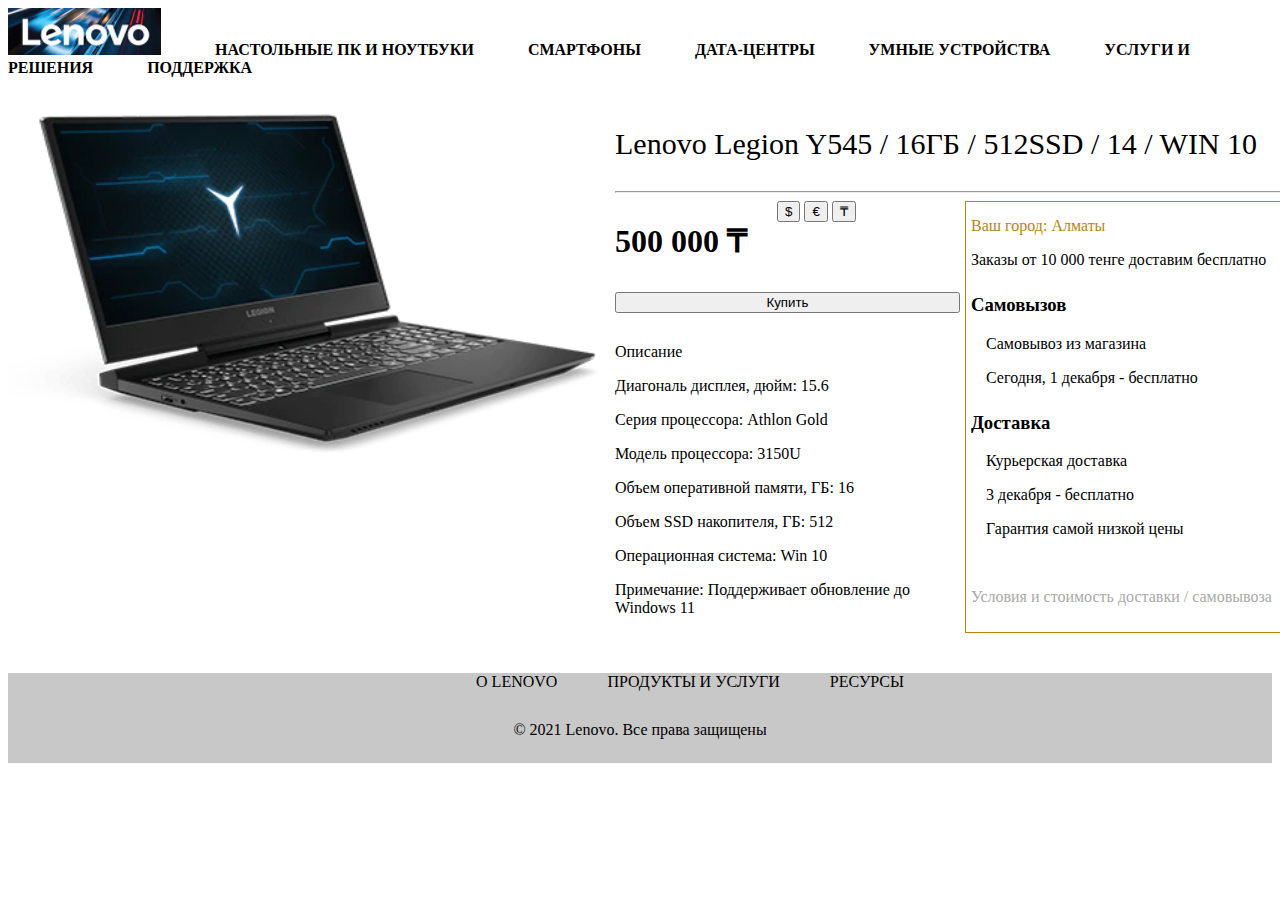
<file: index3.html>
<!DOCTYPE html>
<html lang="en">
<head>
    <meta charset="UTF-8">
    <meta http-equiv="X-UA-Compatible" content="IE=edge">
    <meta name="viewport" content="width=device-width, initial-scale=1.0">
    <title>Lenovo</title>
    <link rel="stylesheet" href="style.css">
    <link href="https://cdn.jsdelivr.net/npm/bootstrap@5.1.1/dist/css/bootstrap.min.css" rel="stylesheet" 
    integrity="sha384-F3w7mX95PdgyTmZZMECAngseQB83DfGTowi0iMjiWaeVhAn4FJkqJByhZMI3AhiU" crossorigin="anonymous">
    <script src="https://cdn.jsdelivr.net/npm/bootstrap@5.1.1/dist/js/bootstrap.bundle.min.js" 
    integrity="sha384-/bQdsTh/da6pkI1MST/rWKFNjaCP5gBSY4sEBT38Q/9RBh9AH40zEOg7Hlq2THRZ" crossorigin="anonymous"></script>
    <script src="https://ajax.googleapis.com/ajax/libs/jquery/3.5.1/jquery.min.js"></script>
</head>
<body>

    <div class="ffirst">
        <img src="logo.png" alt="">
        <a href="index.html">НАСТОЛЬНЫЕ ПК И НОУТБУКИ</a>
        <a href="index5.html">СМАРТФОНЫ</a>
        <a href="">ДАТА-ЦЕНТРЫ</a>
        <a href="">УМНЫЕ УСТРОЙСТВА</a>
        <a href="index7.html">УСЛУГИ И РЕШЕНИЯ</a>
        <a href="">ПОДДЕРЖКА</a>
    </div>

    <div class="d1">  
    <div class="glav">
        <div class="png" style="width: 600px; height: 500px;">
            <img src="lenovoSuret1.png" alt="" style="width: 600px; height: 400px;">
        </div>
        <div class="baga" style="width: 700px; margin-top: 20px; padding-left: 7px;">
            <p class="soz" style="font-size: 30px;">Lenovo Legion Y545 / 16ГБ / 512SSD / 14 / WIN 10 </p>
            <hr>
        <div class="price" style="display: flex;">
         <div style= "width: 350px;">
            <div style="display: flex; width: 350px;">
                <H1 id="valyta">500 000 ₸</H1>
                <div style="margin-left: 30px">
                    <button onclick="dollar()" class="btn btn-outline-primary">$</button>
                    <button onclick="euro()" class="btn btn-outline-primary">€</button>
                    <button onclick="tenge()" class="btn btn-outline-primary">₸</button>
                    <script>
                        function dollar(){
	                    	document.getElementById("valyta").innerHTML="1 146 $";
	                        }                       
                        function euro(){
		                    document.getElementById("valyta").innerHTML="1 000 €";
	                        }
                        function tenge(){
		                    document.getElementById("valyta").innerHTML="500 000 ₸";
	                        }
                    </script>

                </div>
            </div>
            <div style="margin-top: 10px; width: 350px;">
                <button style="width: 345px;" class="btn btn-success">Купить</button>
            </div>
            <div style="margin-top: 30px; width: 350px;">
                <p>Описание</p>
                <p>Диагональ дисплея, дюйм: 15.6</p>
                <p>Серия процессора: Athlon Gold</p>
                <p>Модель процессора: 3150U</p>  
                <p>Объем оперативной памяти, ГБ: 16</p>
                <p>Объем SSD накопителя, ГБ: 512</p>
                <p>Операционная система: Win 10</p>
                <p>Примечание: Поддерживает обновление до Windows 11</p>
            </div>
        </div>
        <div style="width: 350px; border: 1px solid rgb(184, 134, 11); padding-left: 5px;">
            <p style="color: rgb(184, 134, 11); margin-top: 15px;">Ваш город: Алматы</p>
            <p>Заказы от 10 000 тенге доставим бесплатно</p>
            <h3 style="margin-top: 25px;">Cамовызов</h3>
            <p style="margin-left: 15px;">Самовывоз из магазина</p>
            <p style="margin-left: 15px;">Сегодня, 1 декабря - бесплатно</p>
            <h3 style="margin-top: 25px;">Доставка</h3>
            <p style="margin-left: 15px;">Курьерская доставка</p>
            <p style="margin-left: 15px;">3 декабря - бесплатно</p>
            <p style="margin-left: 15px;">Гарантия самой низкой цены</p>
            <p style="color: darkgray; margin-top: 50px;">Условия и стоимость доставки / самовывоза</p>
        </div>
        </div>
        </div>
    </div>
    </div>


    <div class="konets">
        <div class="eee" style="margin-left: 50px;">
            <a href="">О LENOVO</a>
            <a href="">ПРОДУКТЫ И УСЛУГИ</a>
            <a href="">РЕСУРСЫ</a>
        </div>
        <p style="text-align: center; margin-top: 30px;">© 2021   Lenovo. Все права защищены</p>
    </div>
</body>
</file>
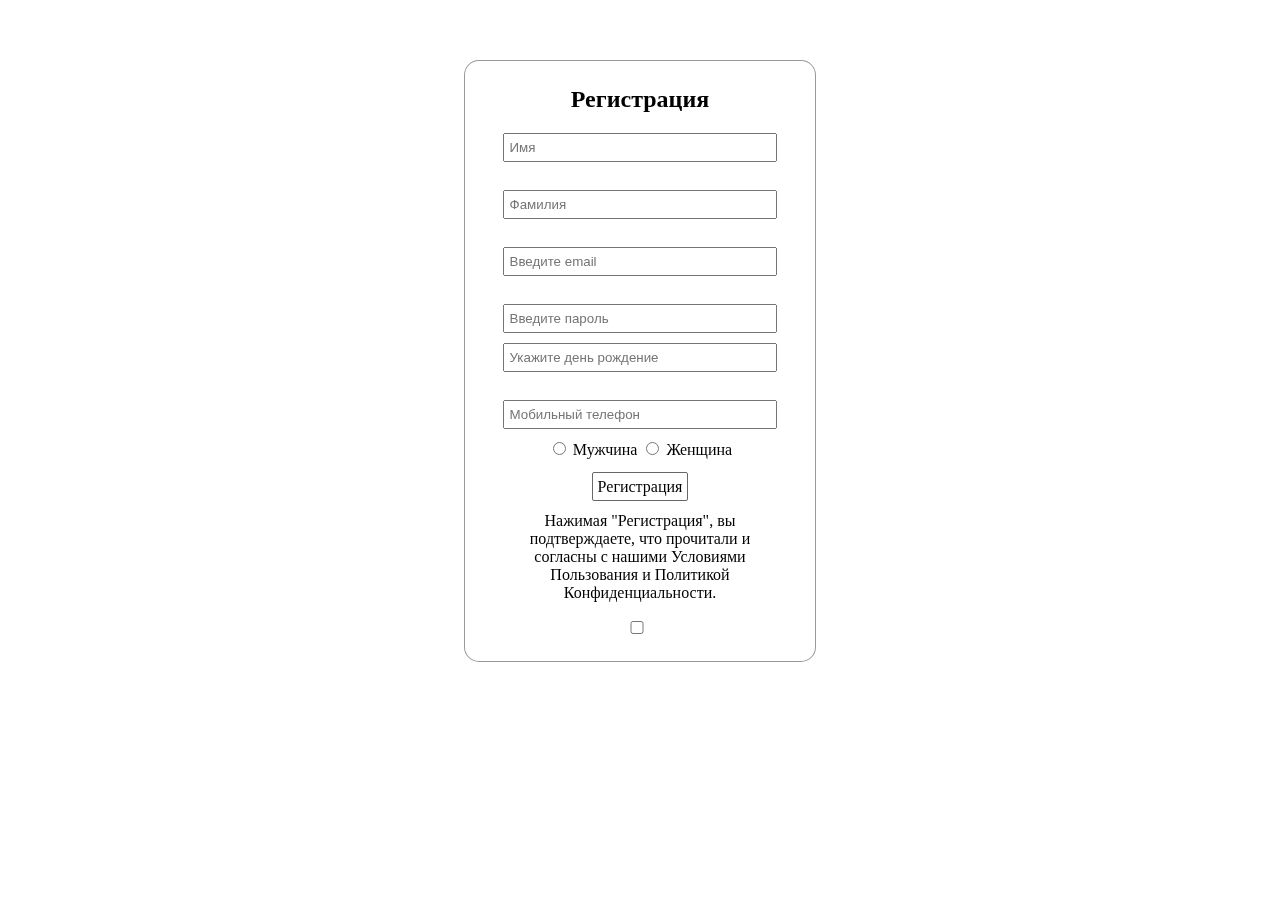
<file: poleregis.html>
<!DOCTYPE html>
<html lang="en">
<head>
	<meta charset="UTF-8">
	<meta name="viewport" content="width=device-width, initial-scale=1.0">
	<title>Document</title>
	<link rel="stylesheet" type="text/css" href="./poleregister.css">
</head>
<body>
	 <div id="window">
         <i onclick="show('none')" id="close" class="far fa-times-circle" ></i>
<div class="form" >
    <h2 id="h2">Регистрация</h2>

    <form action="" method="post">
    
    <input type="text" name="name1" placeholder="Имя" class="input" id="name1"><br><br>
    
    <input type="text" name="name2" placeholder="Фамилия" class="input" id="name2"><br><br>

    <input type="email" name="email" placeholder="Введите email" class="input" id="email"><br><br>
  
    <input type="password" name="pass1" placeholder="Введите пароль" class="input " id="pass1">
    <span class="eye" onclick="myfunc()">
    <i id="hide1" class="fas fa-eye"></i>
    <i id="hide2" class="fas fa-eye-slash"></i>
    </span>
    <br>
    
    <input type="number" name="date" placeholder="Укажите день рождение" class="input" id="calendar"><br><br>
   
    <input type="number" placeholder="Мобильный телефон" name="number" class="input" id="tel">

    <center><input type="radio" name="radio1"> Мужчина <input type="radio" name="radio1" class="radio"> Женщина</center>
    <br>
      <center><a href="./index.html" id="submit" class="input">Регистрация</a></center>
    
   <p id="p">Нажимая "Регистрация", вы подтверждаете, что прочитали и согласны с нашими Условиями Пользования и Политикой Конфиденциальности.</p><input type="checkbox" name="cbox" class="input" id="cbox">
    </form>
</div>
</div>

	
</body>
<script>
		(document).ready(function(){
			("#submit").click(function(){
				var name=("#name").val();
				var surname=("#surname").val();
				var email=("#email").val();
				var pass=("#pass").val();
				var pass1=("#pass1"),val();
				if(name==""){
					alert("Введите ваше имя");
				}
				if(surname==""){
					alert("Введите вашу фамилию");
				} 
				else if(pass==""){
					alert("Введите ваш пароль");
				}
				else if(pass1==""){
					alert("Повторите пароль");
				}
				else if(pass!=pass1){
					alert("Введенные пароли не совпадают");
				}
				else if(pass.lenght < 8){
					alert("Пароль должен быть не меньше 8 символов");
				}


			});
		});
	</script>
</html>
</file>
<file: style2.css>
.firstDiv{
    background-color: black;
    /* height: 2000px; */
}
.second{
    background-color: black;
    color: white;
    /* height: 1500px; */
    padding-left: 150px;
    padding-top: 50px;
    padding-right: 150px;
    /* width: 1000px; */
}
.third{
    background-color: black;
    color: white;
    padding-left: 150px;
    padding-top: 50px;
    padding-right: 150px;
    height: 7800px;
}

tr {
    border: 1px solid white;
    padding: 10px;
  }
  
  td {
    outline: 1px solid white;
    padding: 15px;
    padding-left: 30px;
  }




  .basu{
    /* margin-left: 20px;  */
    margin-top: 50px; 
    background-color: black;
    border: 4px solid rgb(57, 163, 212); 
    color: rgb(57, 163, 212); 
    width: 1200px;
}

.basu:hover:not(.active) {
    background-color: rgb(57, 163, 212); 
    color: white; }

.konets a{
    color: black;
    text-decoration: none;
    margin-left: 50px;
    
    
}
.konets{
    height: 80px;
    background-color: rgb(163, 161, 161);
}

.eee{
    justify-content: center;
    display: flex;
}

.rr{
    display: flex;
    justify-content: center;
}
.buy{
    margin-top: 50px; 
    /* border: 4px solid rgb(57, 163, 212);  */
    /* color: rgb(57, 163, 212);  */
    /* width: 1200px; */
}

.bbassu{
    text-decoration: none; 
    color: black;
}

.bbassu:hover:not(.active) {
    text-decoration: none; 
    color: red;
 }

.enbasy{
    font-size: 44px; 
    margin-left: 150px;
    color: white;
}
.secondP{
    font-size: 44px; 
    margin-left: 150px; 
    color: white;
}
.imgSeconda{
    margin-left: 100px
}

.thirdIMG{
    margin-left: 40px;
}
.img1{
    margin-left: 60px;
}
.img11{
    margin-left: 150px;
}

@media(max-width: 700px){
    .rr{
        display: block;
        /* margin-left: 0px; */
        padding-bottom: 50px;
    }
    .enbasy{
        margin-left: 30px;
    }
    .buy{
        /* width: 100px; */
        /* margin-left: 15px; */
    }
    .firstDiv{
        width: 480px;
        display: block;
        
        /* padding-left: 0px; */
    }
    .secondP{
        margin-left: 0px;
        text-align: center;
    }
    .imgSeconda{
        width: 430px;
        height: 250px;
        margin-left: 50px;
    }

    .second{
        width: 480px;
        padding-left: 10px;
        padding-top: 50px;
        padding-right: 10px;
    }
    .second img{
        width: 470px;
        height: 300px;
    }

    .third{
        /* padding-bottom: 180px; */
        width: 480px;
        padding-left: 10px;
        padding-top: 50px;
        padding-right: 10px;
        height: 8050px;
    }
    .third img{
        margin-left: 0px;
        width: 470px;
        height: 300px;
    }
    .thirdIMG{
        margin-left: 0px;
        width: 470px;
        height: 300px;
    }

    .img1{
        width: 480px;
        margin-left: -80px;
    }
    .img11{
        width: 480px;
        height: 100px;
        margin-left: -150px;
    }
    .konets{
        height: 110px;
        width: 480px;
        /* background-color: rgb(163, 161, 161); */
    }
    .basu{
        width: 460px;
    }
}
</file>
<file: style.css>
/* body{
    background-color: black;
} */
.firstDiv{
    background-color: black;
    height: 700px;
    justify-content: center;
    display: flex;
    padding-top: 120px;
}
.firstDivZhazuy{
    color: white;
    width: 550px;
}
.secondDiv{
    padding-left: 0px;
    justify-content: center;
    display: flex;
    background-color: black;
}
.LegionVideo{
    height: 500px;
    margin-right: 50px;
}
.secondtDivZhazuy{
    color: white;
    width: 500px;
}
.thirdDiv{
    justify-content: center;
    display: flex;
    color: white;
    background-color: black;
    height: 500px;
   }
.thirdtDivZhazuy{
    margin-top: 30px;
    margin-left: 50px;
    width: 550px;
    margin-right: 50px;
}

.prodazha{
    justify-content: center;
    display: flex;
    margin-top: 50px;
}
.prodazha div{
    margin-right: 50px;
}

.laptopSureti{
    /* border: 4px solid black; */
    /* border-radius: 2px; */
}
.konets{
    margin-top: 40px;
    background-color: rgb(201, 200, 200);
    height: 90px;
   
}

.basu{
    margin-left: 200px; 
    margin-top: 50px; 
    background-color: white; 
    border: 4px solid rgb(57, 163, 212); 
    color: rgb(57, 163, 212); 
    width: 1200px;
}

.basu:hover:not(.active) {
    background-color: rgb(57, 163, 212); 
    color: white; }

.konets a{
    color: black;
    text-decoration: none;
    margin-left: 50px;
}
    
.eee{
    justify-content: center;
    display: flex;
}


.ffirst a{
    text-decoration: none;
    margin-left: 50px;
    color: black;
    font-weight: bold;
}


.nav{
    float: left;
    size: 30px;
}
.label{
    /* margin: 8px 0 0 20px; */
    font-size: 22px;
    background-color: gray;
    display: none;
}
#toggle{
    display: none;
}

.cardd{
    background-color: #E2DFDA;
    width: 300px;
    padding-left: 25px;
    padding-right: 25px;
    padding-top: 10px;
}

.list::marker{
    content: '✔';
}

.glav{
    display: grid;
    grid-template-areas: "png png baga ";
}




@media(max-width: 700px){
    .label{
        display: block;
        cursor: pointer;
    }
    .ffirst img{
        margin-left: 150px;
        align-items: center;
    }
    .ffirst{
        background-color: gray;
        width: 480px;
        height: 150px;
        display: block;
        text-align: center;
        /* margin-bottom: 50px; */
    }
    .ffirst a{
        /* margin: 150px; */
    }
    #toggle:checked + .ffirst{
        display: none;
    }

    .firstDiv{
        background-color: black;
        height: 1200px;
        /* justify-content: center; */
        display: block;
        width: 480px;
        /* padding-left: 50px; */
        /* padding-top: 120px; */
    }
    .firstDivZhazuy{
        color: white;
        width: 465px;
        margin-left: 15px;
    }
    .suret1div{
        /* margin-left: 15px; */
        padding-left: 150px;
        width: 550px;
        /* height: 400px; */
        margin-left: -100px;
    }

    .secondDiv{
        height: 900px;
        margin-top: -200px;
        width: 480px;
        display: block;
        /* padding-bottom: 80px; */
    }
    .LegionVideo{
        width: 480px;
        margin-bottom: -100px;
        margin-right: 0px;
        /* height: 400px; */
    }
    .secondtDivZhazuy{
        /* margin-top: -130px; */
        width: 465px;
        margin-left: 15px;
    }
    .thirdDiv{
        margin-top: -30px;
        display: block;
        width: 480px;
        height: 750px;
    }
    .thirdDiv img{
        width: 480px;
    }
    .thirdtDivZhazuy{
        width: 465px;
        margin-left: 15px;
    }

    .prodazha{
        display: block;
        margin-left: 140px;
        /* margin-bottom: 150px; */
        /* text-align: center; */
    }
    .prodazha div{
        /* margin-right: 0px; */
        margin-bottom: 50px;
    }
    .basu{
        margin-left: 10px;
        width: 460px;
    }
    .eee{
        margin-left: 0px;
    }
    .konets{
        height: 120px;
    }

    .d1{
        width: 480px;
    }

    .glav{
        display: block;
    }
    .baga{
        width: 480px;
    }
    .soz{
        width: 460px;
    }
    .png{
        width: 460px;
    }
    .price{
        display: flex;
        flex-direction: column;
        margin-left: 50px;
    }
    
    .pz{
        width: 100px;
        height: 50px;
    }
}
</file>
<file: poleregister.css>
body {
    background-image: url(https://www.teknolojionarim.com/wp-content/uploads/2019/09/efsse.jpg);
    
}
#window{
    width: 350px;
    height: 600px;
    margin: 40px auto;
    background: rgb(255, 255, 255);
    border: 1px solid rgba(0, 0, 0, 0.4);
    border-radius: 15px;
    z-index: 150px;
    display: block;
    position:fixed ;
    left: 0;
    right: 0;
    top: 20px;
    bottom: 0;
   }
.form {
    width: 275px;
    margin: -15px auto 20px auto ;
}

.input {
    width: 260px;
    padding: 5px;
    margin-bottom:10px ;
}
.radio {
    margin-bottom: 5px;
}
#close{
    margin: 10px 0 0 320px;
    cursor: pointer;
    font-size: 17px;
}
#submit {
    border: 1px solid rgb(103,103,103);
    cursor: pointer;
    border-radius: 2px;
    text-decoration: none;
    color: black;

   }
.fas {
    margin-right: 10px;
}
.eye {
    position: absolute;
    justify-content: space-between;
}
#h2 {
 text-align: center;
}
#p {
    text-align: center;
    width: 100%;
}
</file>
